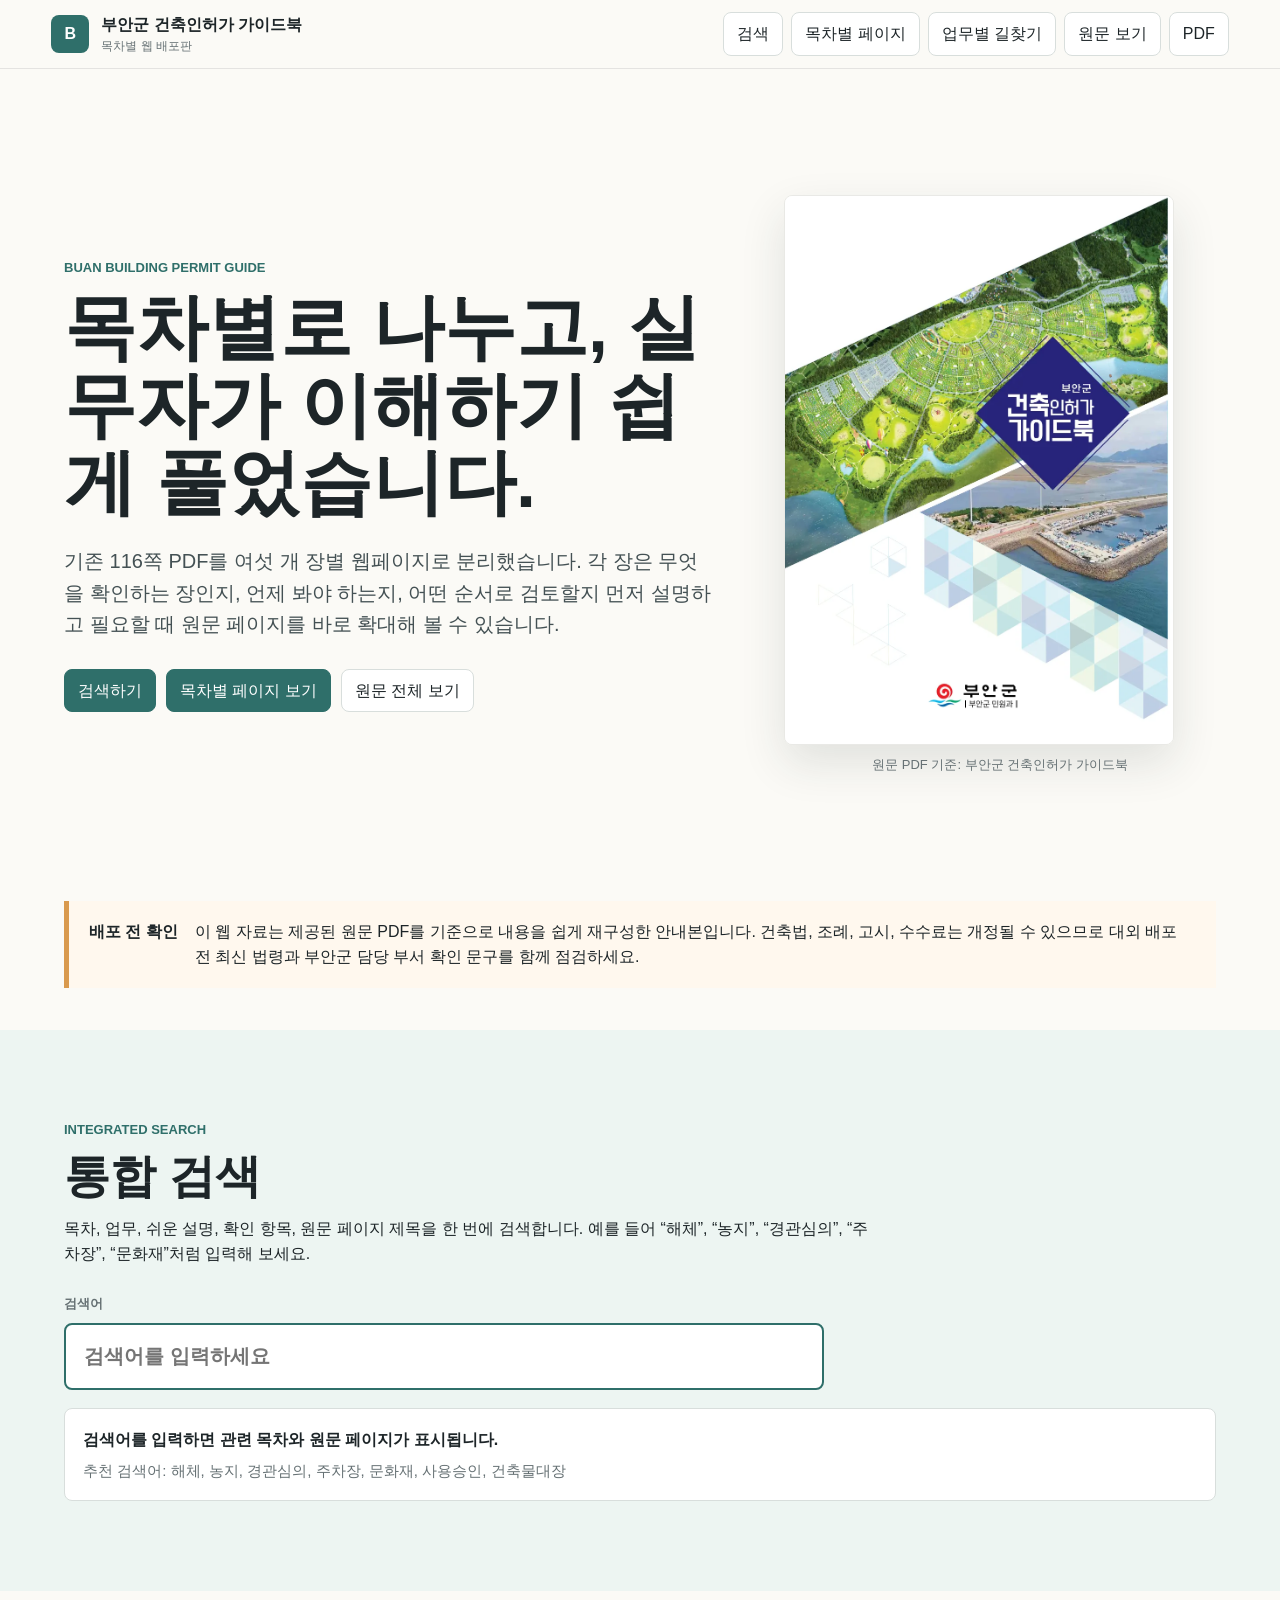
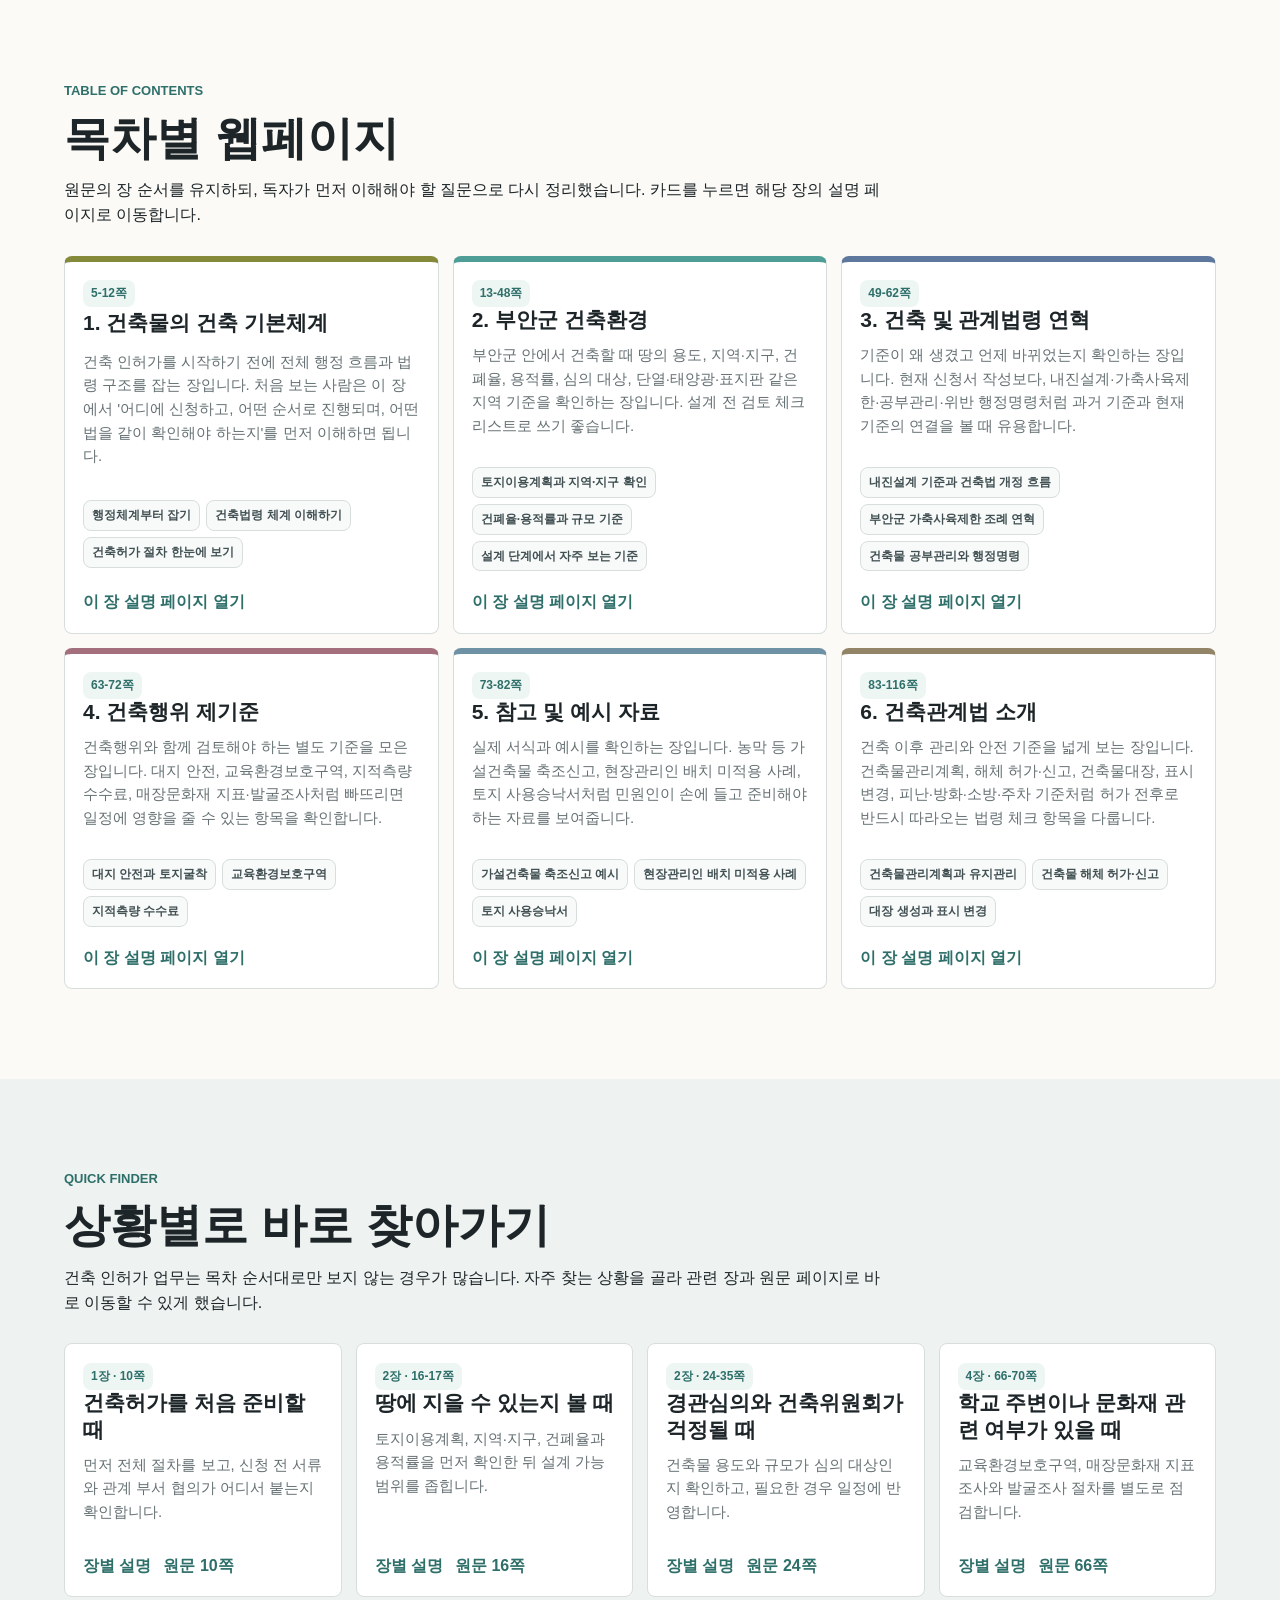
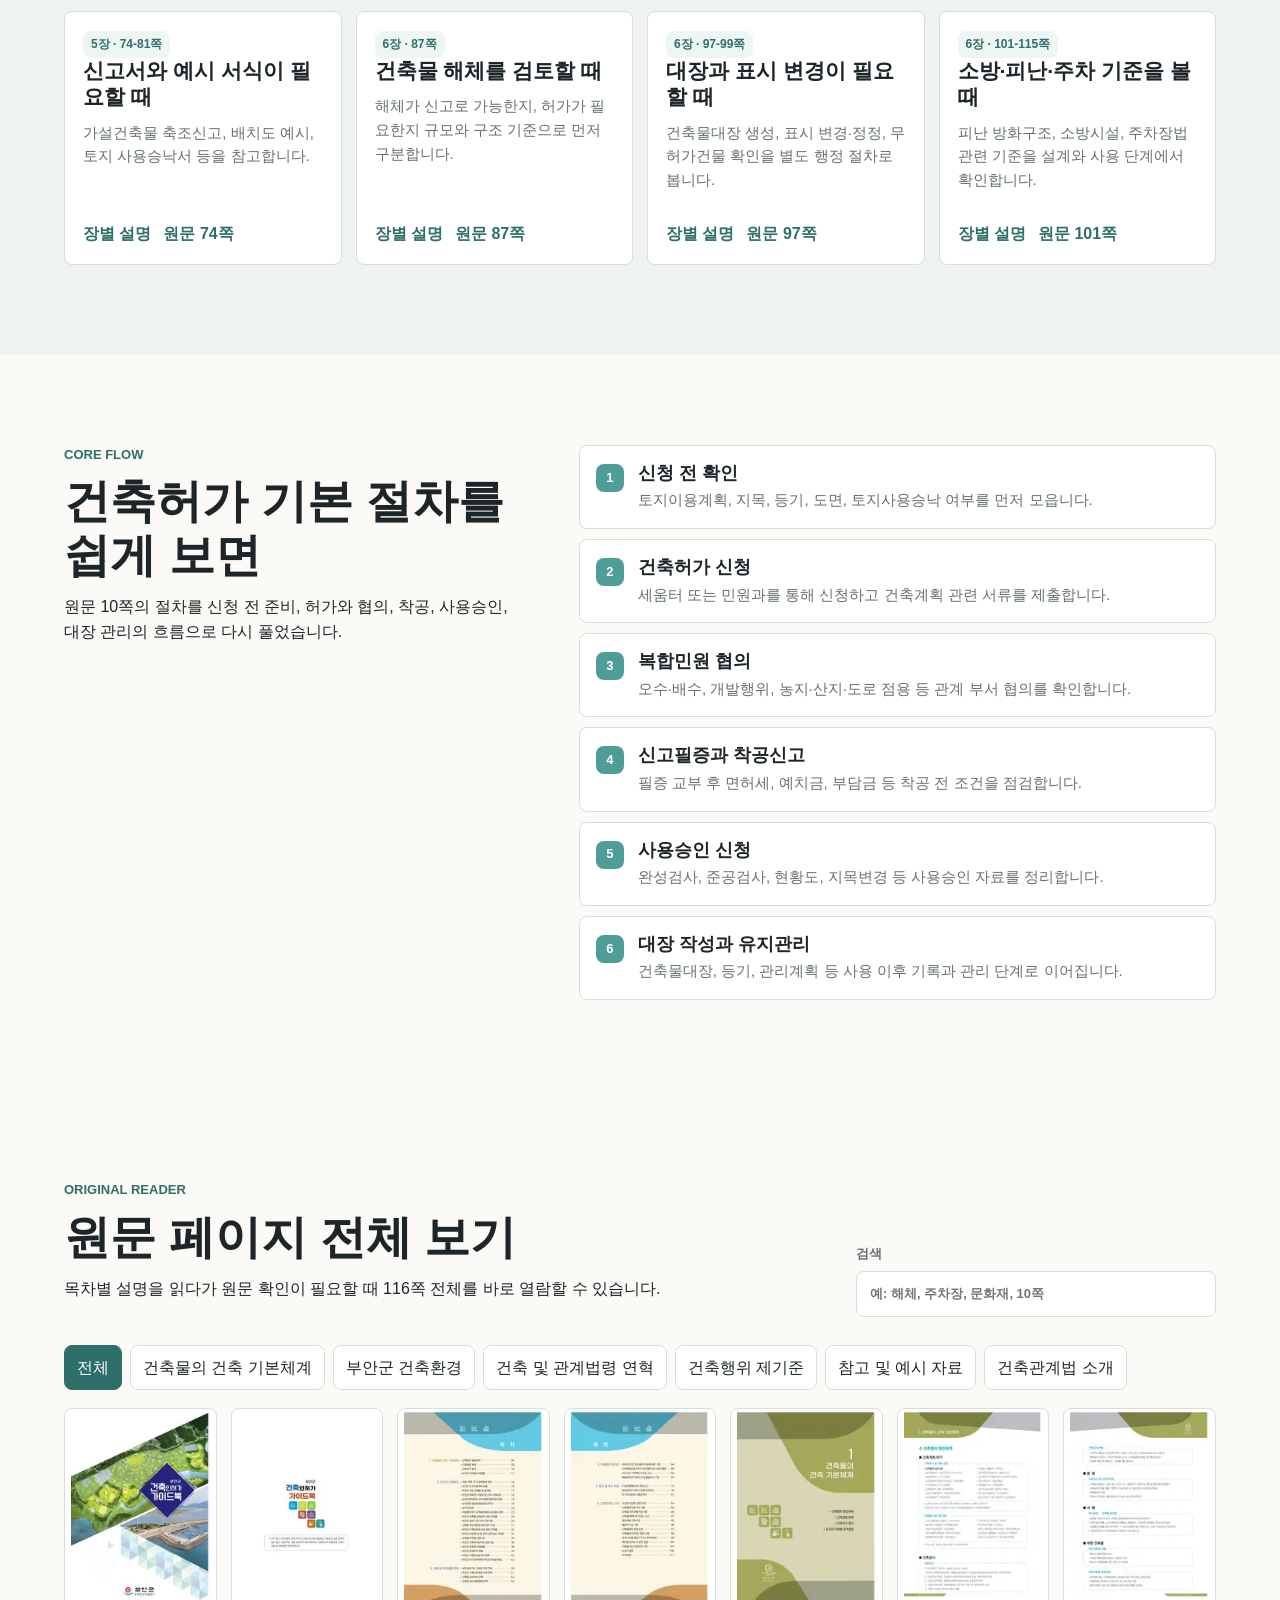
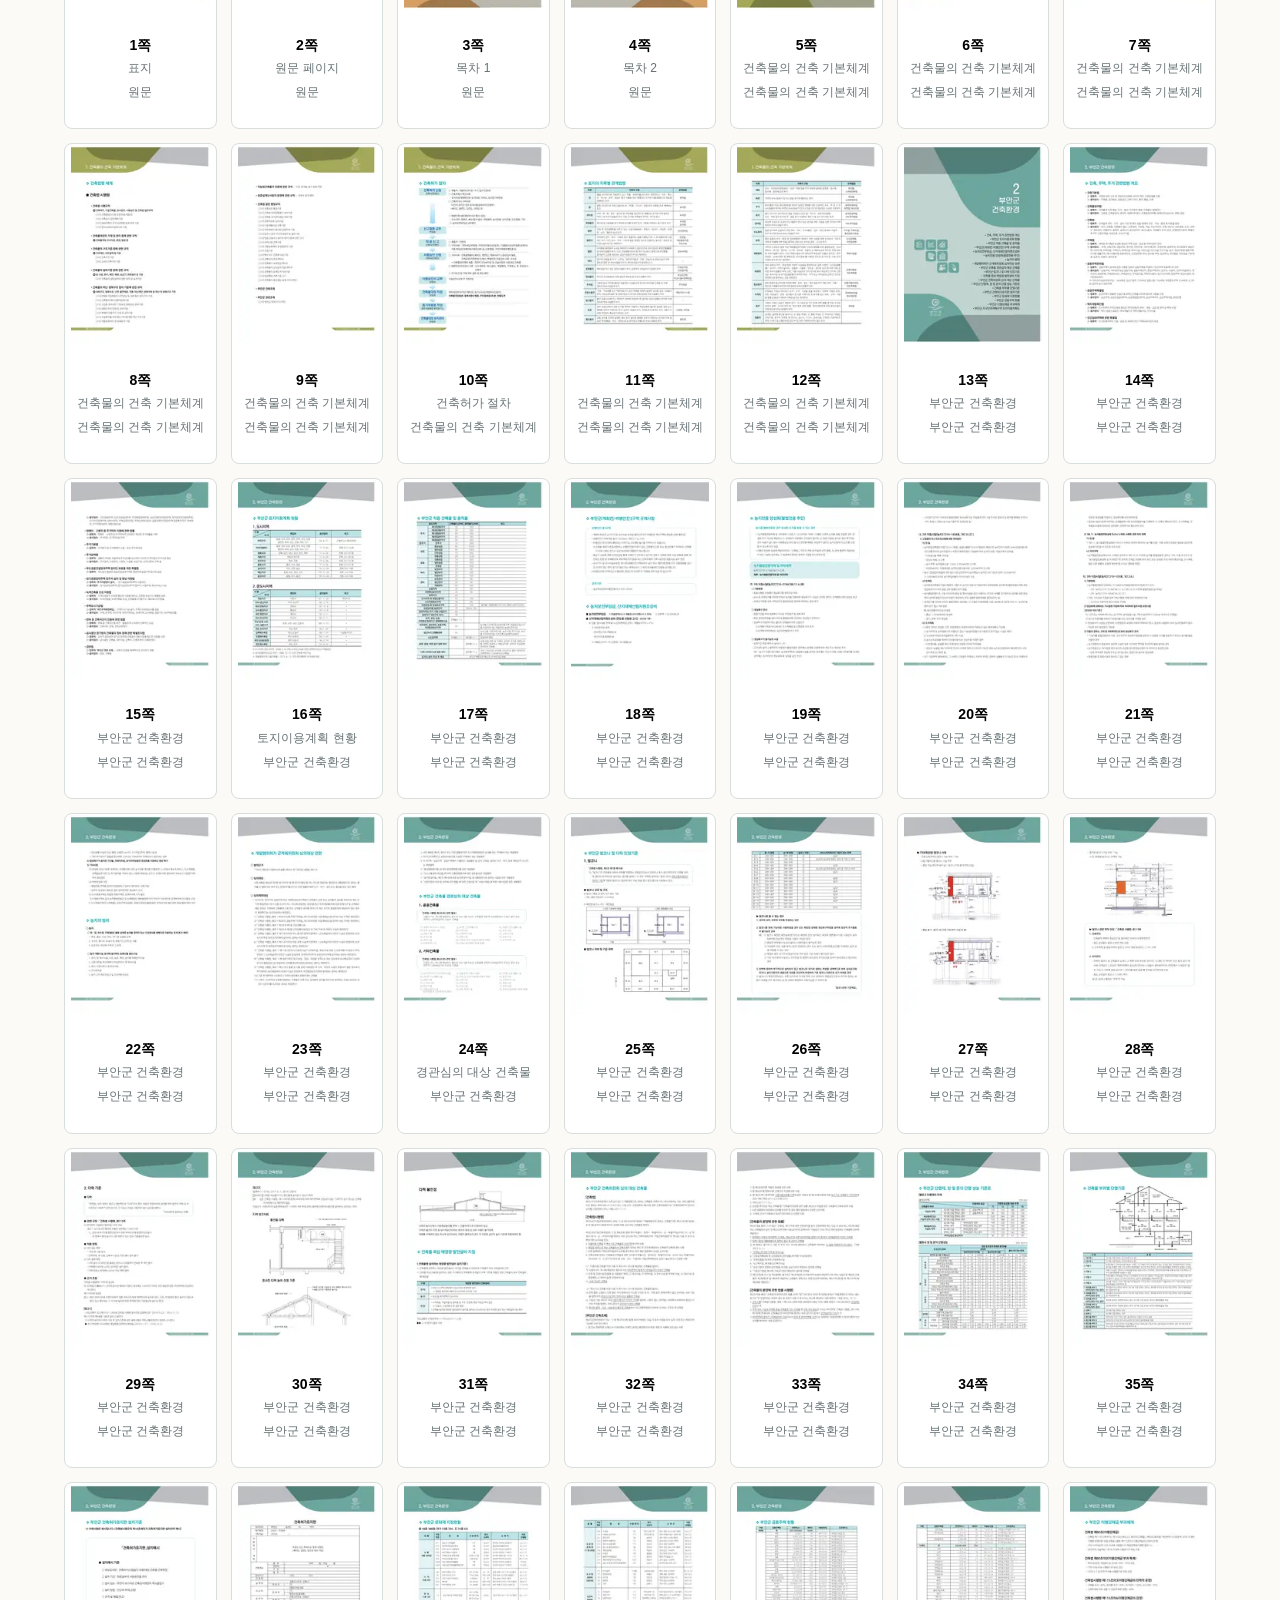
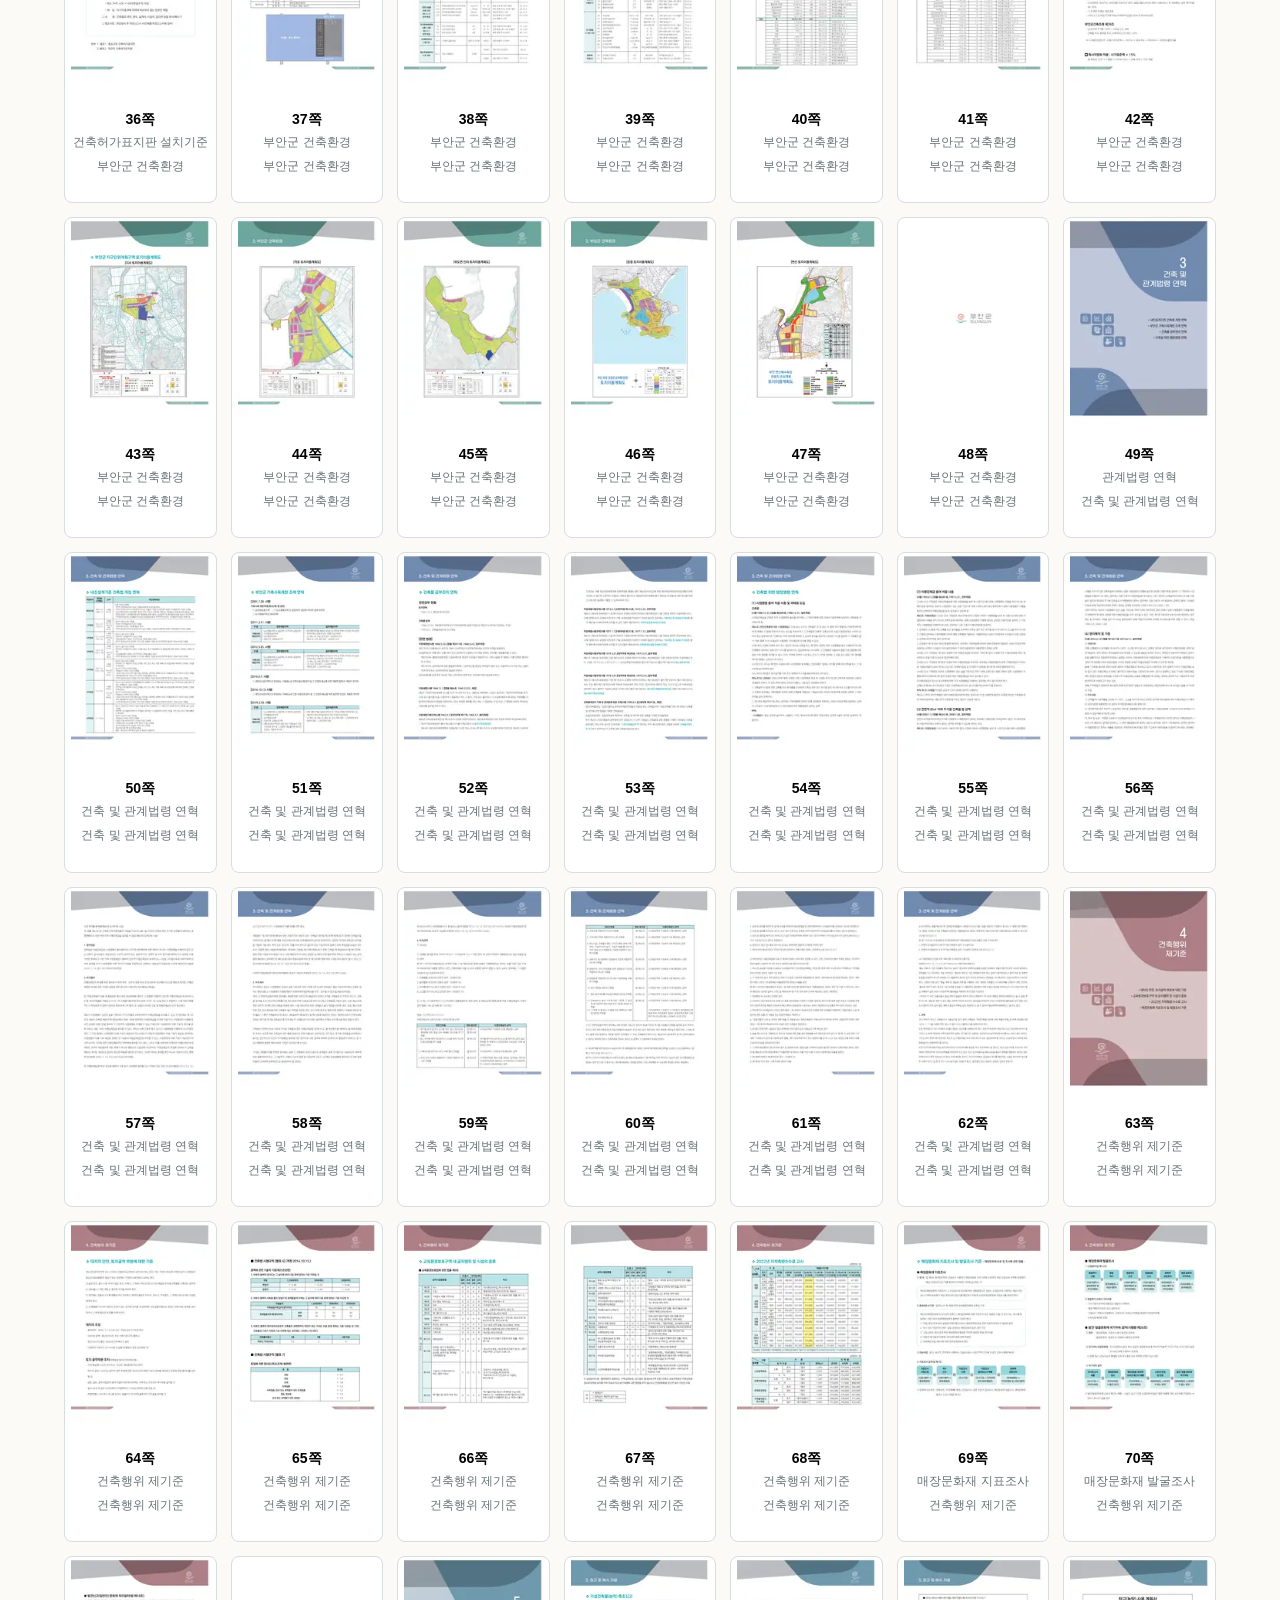
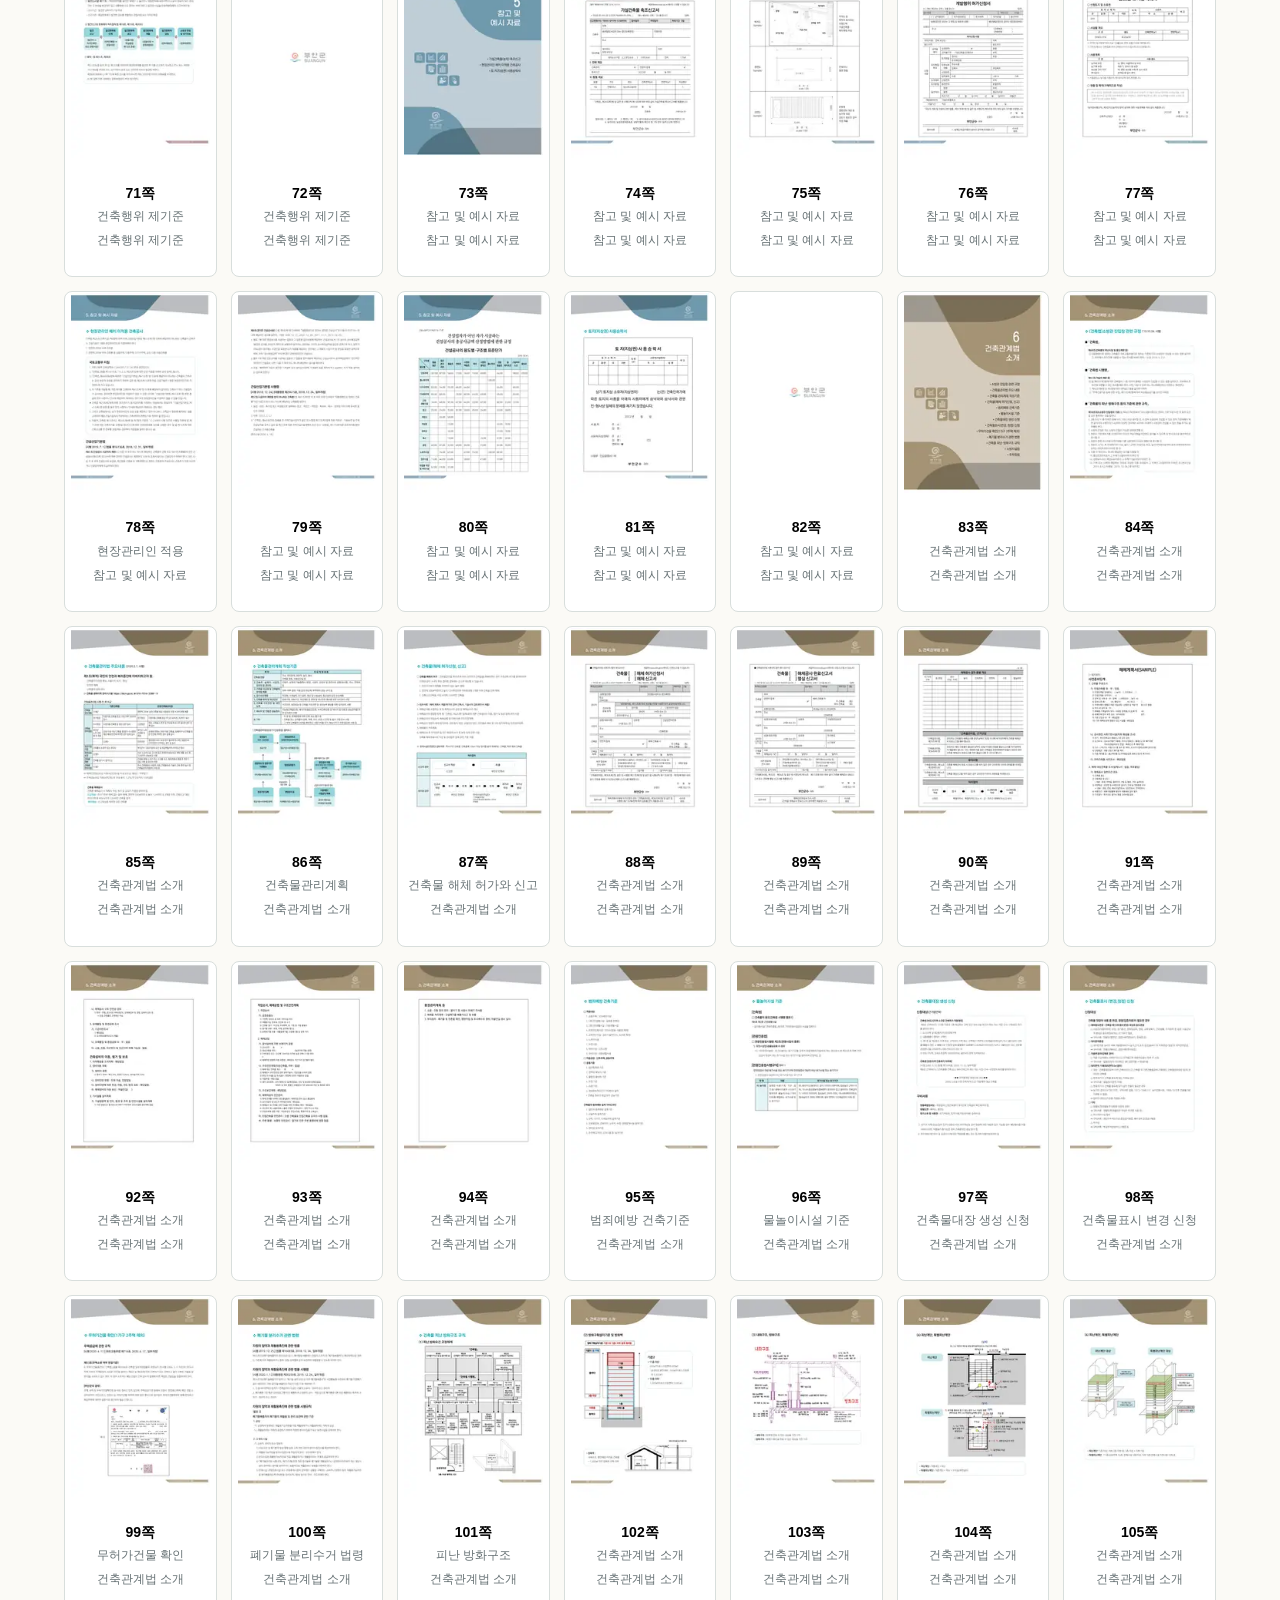
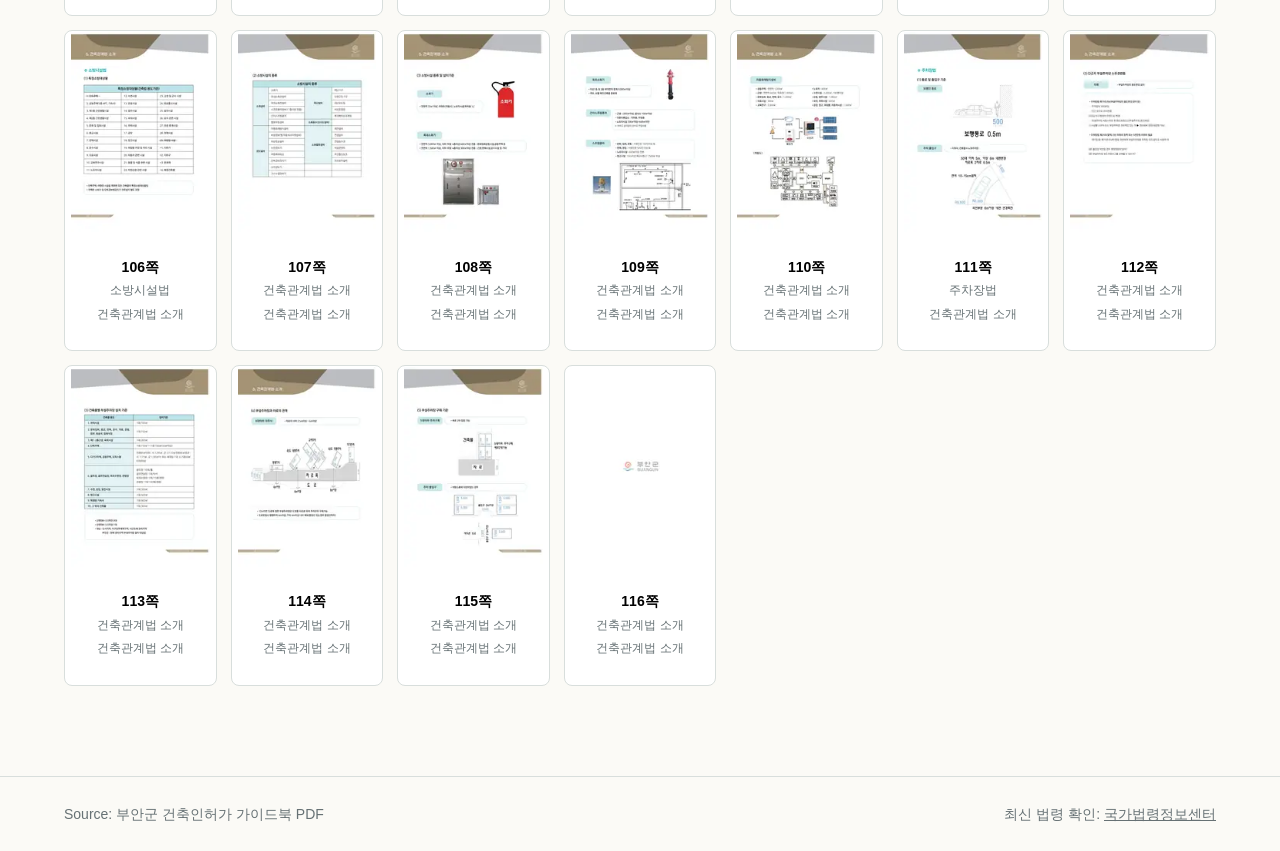
<file: index.html>
<!doctype html>
<html lang="ko">
  <head>
    <meta charset="utf-8" />
    <meta name="viewport" content="width=device-width, initial-scale=1" />
    <title>부안군 건축인허가 가이드북 | 웹 배포판</title>
    <meta
      name="description"
      content="부안군 건축인허가 가이드북을 목차별 웹페이지와 쉬운 설명으로 재구성한 배포용 사이트입니다."
    />
    <link rel="stylesheet" href="./outputs/buan-building-permit-web/styles.css" />
  </head>
  <body data-root="./outputs/buan-building-permit-web/">
    <header class="site-header">
      <a class="brand" href="./index.html" aria-label="처음으로">
        <span class="brand-mark" aria-hidden="true">B</span>
        <span>
          <strong>부안군 건축인허가 가이드북</strong>
          <small>목차별 웹 배포판</small>
        </span>
      </a>
      <nav class="top-nav" aria-label="주요 메뉴">
        <a href="#search">검색</a>
        <a href="#chapters">목차별 페이지</a>
        <a href="#guide-map">업무별 길찾기</a>
        <a href="#reader">원문 보기</a>
        <a href="./outputs/buan-building-permit-web/buan-building-permit-guidebook.pdf" download>PDF</a>
      </nav>
    </header>

    <main id="top">
      <section class="hero" aria-labelledby="hero-title">
        <div class="hero-copy">
          <p class="eyebrow">Buan Building Permit Guide</p>
          <h1 id="hero-title">목차별로 나누고, 실무자가 이해하기 쉽게 풀었습니다.</h1>
          <p>
            기존 116쪽 PDF를 여섯 개 장별 웹페이지로 분리했습니다. 각 장은 무엇을
            확인하는 장인지, 언제 봐야 하는지, 어떤 순서로 검토할지 먼저 설명하고
            필요할 때 원문 페이지를 바로 확대해 볼 수 있습니다.
          </p>
          <div class="hero-actions">
            <a class="button primary" href="#search">검색하기</a>
            <a class="button primary" href="#chapters">목차별 페이지 보기</a>
            <a class="button" href="#reader">원문 전체 보기</a>
          </div>
        </div>
        <figure class="hero-preview">
          <img
            src="./outputs/buan-building-permit-web/assets/pages/page-001.webp"
            alt="부안군 건축인허가 가이드북 표지"
          />
          <figcaption>원문 PDF 기준: 부안군 건축인허가 가이드북</figcaption>
        </figure>
      </section>

      <section class="notice" aria-label="배포 전 확인 안내">
        <strong>배포 전 확인</strong>
        <span>
          이 웹 자료는 제공된 원문 PDF를 기준으로 내용을 쉽게 재구성한 안내본입니다.
          건축법, 조례, 고시, 수수료는 개정될 수 있으므로 대외 배포 전 최신 법령과
          부안군 담당 부서 확인 문구를 함께 점검하세요.
        </span>
      </section>

      <section class="section search-section" id="search" aria-labelledby="search-title">
        <div class="section-heading">
          <p class="eyebrow">Integrated Search</p>
          <h2 id="search-title">통합 검색</h2>
          <p>
            목차, 업무, 쉬운 설명, 확인 항목, 원문 페이지 제목을 한 번에 검색합니다.
            예를 들어 “해체”, “농지”, “경관심의”, “주차장”, “문화재”처럼 입력해 보세요.
          </p>
        </div>
        <label class="global-search">
          <span>검색어</span>
          <input id="globalSearch" type="search" placeholder="검색어를 입력하세요" />
        </label>
        <div class="search-results" id="globalSearchResults" aria-live="polite"></div>
      </section>

      <section class="section" id="chapters" aria-labelledby="chapters-title">
        <div class="section-heading">
          <p class="eyebrow">Table Of Contents</p>
          <h2 id="chapters-title">목차별 웹페이지</h2>
          <p>
            원문의 장 순서를 유지하되, 독자가 먼저 이해해야 할 질문으로 다시
            정리했습니다. 카드를 누르면 해당 장의 설명 페이지로 이동합니다.
          </p>
        </div>
        <div class="chapter-list chapter-list-large" id="chapterList"></div>
      </section>

      <section class="section muted" id="guide-map" aria-labelledby="guide-map-title">
        <div class="section-heading">
          <p class="eyebrow">Quick Finder</p>
          <h2 id="guide-map-title">상황별로 바로 찾아가기</h2>
          <p>
            건축 인허가 업무는 목차 순서대로만 보지 않는 경우가 많습니다. 자주 찾는
            상황을 골라 관련 장과 원문 페이지로 바로 이동할 수 있게 했습니다.
          </p>
        </div>
        <div class="task-grid" id="taskGrid"></div>
      </section>

      <section class="section split" id="process" aria-labelledby="process-title">
        <div class="section-heading">
          <p class="eyebrow">Core Flow</p>
          <h2 id="process-title">건축허가 기본 절차를 쉽게 보면</h2>
          <p>
            원문 10쪽의 절차를 신청 전 준비, 허가와 협의, 착공, 사용승인, 대장
            관리의 흐름으로 다시 풀었습니다.
          </p>
        </div>
        <div class="flow" id="permitFlow"></div>
      </section>

      <section class="section" id="reader" aria-labelledby="reader-title">
        <div class="section-heading reader-heading">
          <div>
            <p class="eyebrow">Original Reader</p>
            <h2 id="reader-title">원문 페이지 전체 보기</h2>
            <p>목차별 설명을 읽다가 원문 확인이 필요할 때 116쪽 전체를 바로 열람할 수 있습니다.</p>
          </div>
          <label class="search">
            <span>검색</span>
            <input id="pageSearch" type="search" placeholder="예: 해체, 주차장, 문화재, 10쪽" />
          </label>
        </div>
        <div class="reader-tools" id="readerTools" aria-label="장별 필터"></div>
        <div class="page-grid" id="pageGrid"></div>
      </section>
    </main>

    <aside class="page-modal" id="pageModal" aria-hidden="true" aria-label="원문 페이지 확대 보기">
      <div class="modal-bar">
        <button class="icon-button" id="modalClose" type="button" aria-label="닫기">×</button>
        <strong id="modalTitle">원문 페이지</strong>
        <div class="modal-controls">
          <button class="button small" id="modalPrev" type="button">이전</button>
          <button class="button small" id="modalNext" type="button">다음</button>
        </div>
      </div>
      <img id="modalImage" alt="" />
    </aside>

    <footer class="site-footer">
      <p>Source: 부안군 건축인허가 가이드북 PDF</p>
      <p>
        최신 법령 확인:
        <a href="https://www.law.go.kr/" rel="noreferrer">국가법령정보센터</a>
      </p>
    </footer>

    <script src="./outputs/buan-building-permit-web/site-data.js"></script>
    <script src="./outputs/buan-building-permit-web/explain-extra.js"></script>
    <script src="./outputs/buan-building-permit-web/app.js"></script>
  </body>
</html>
</file>
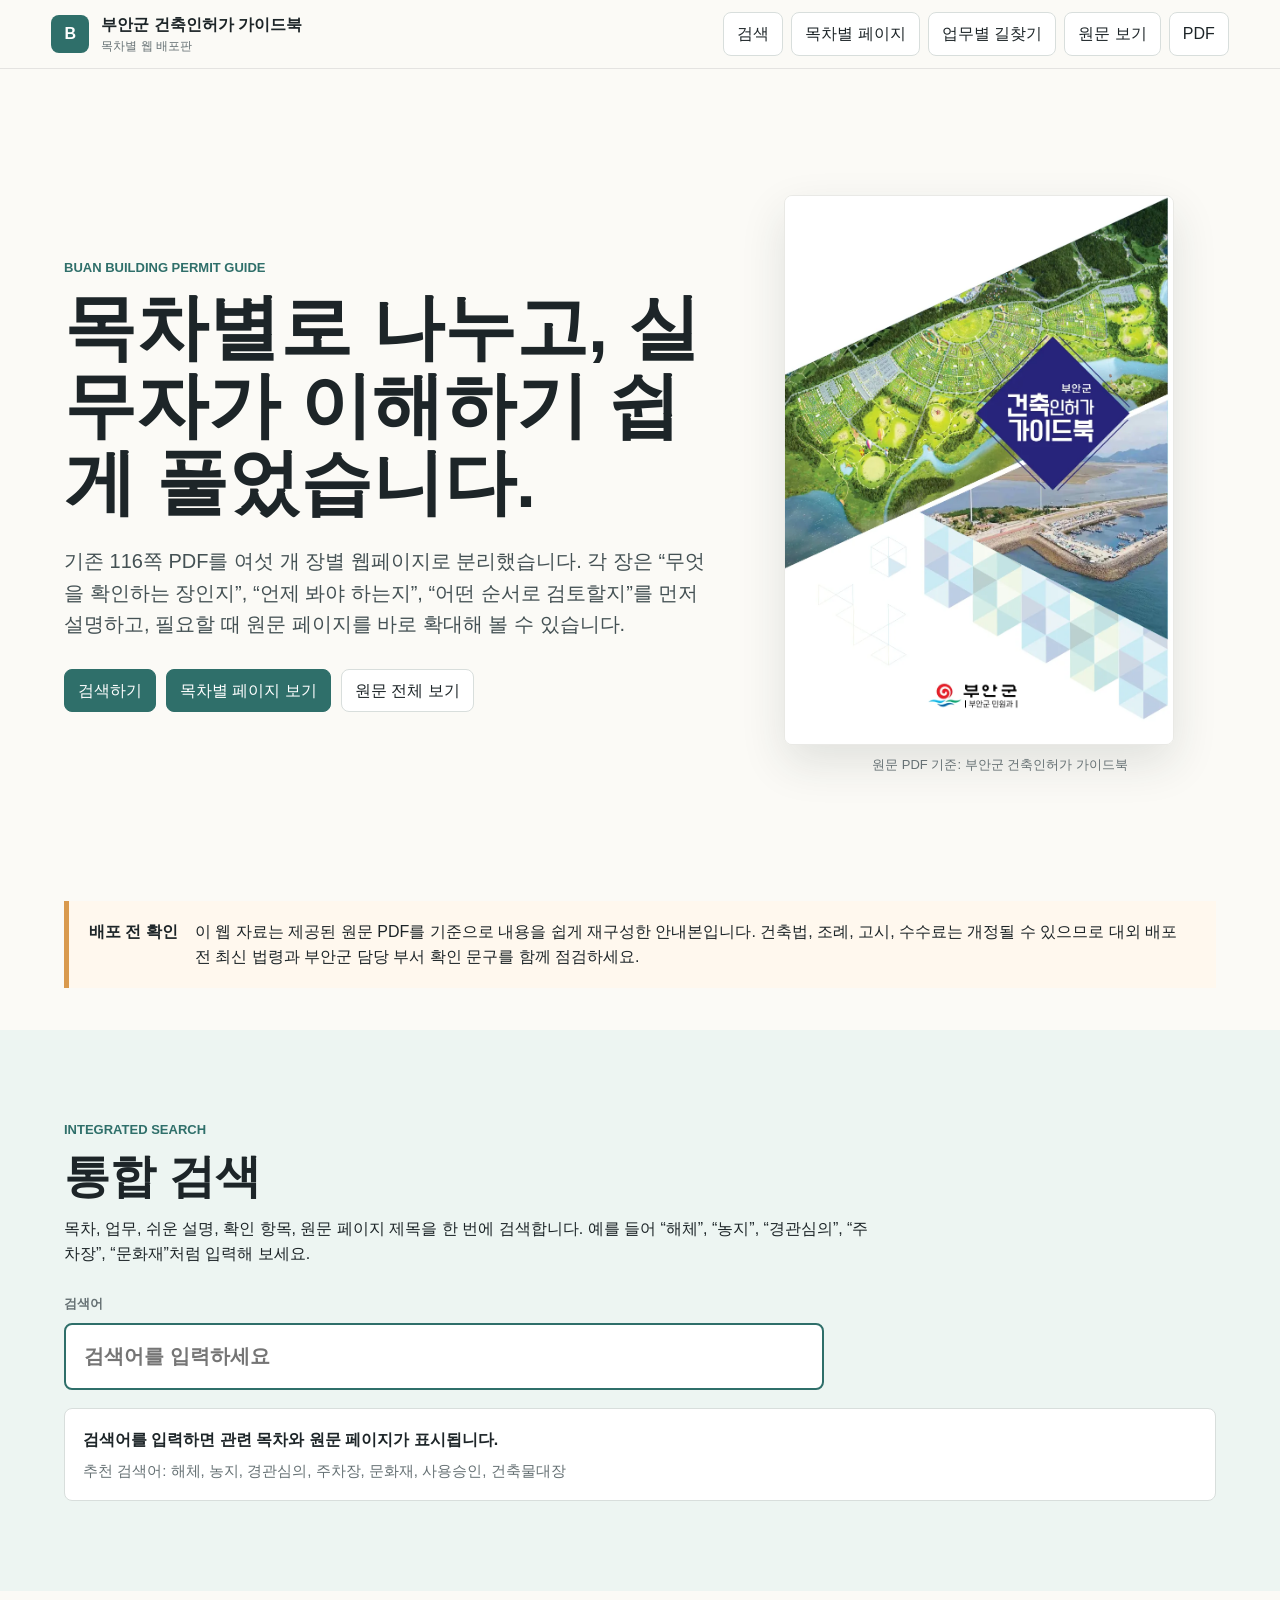
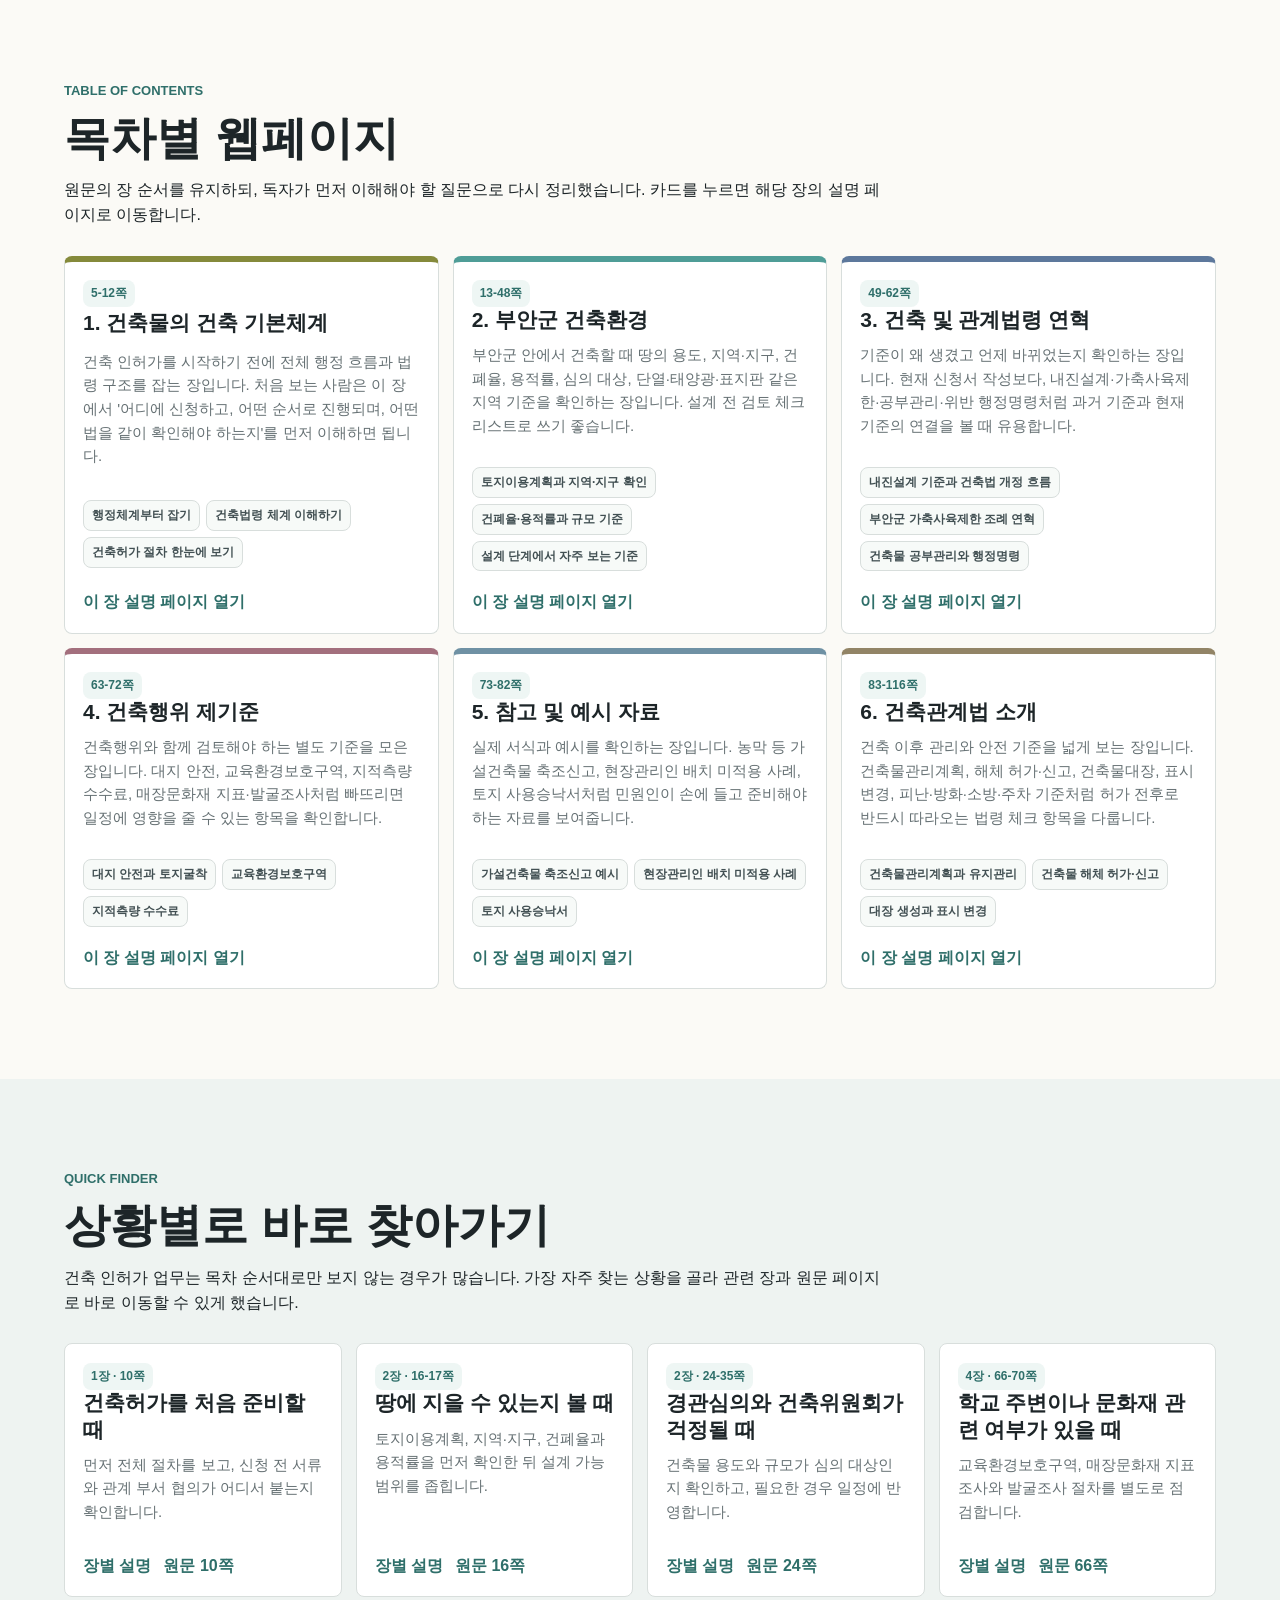
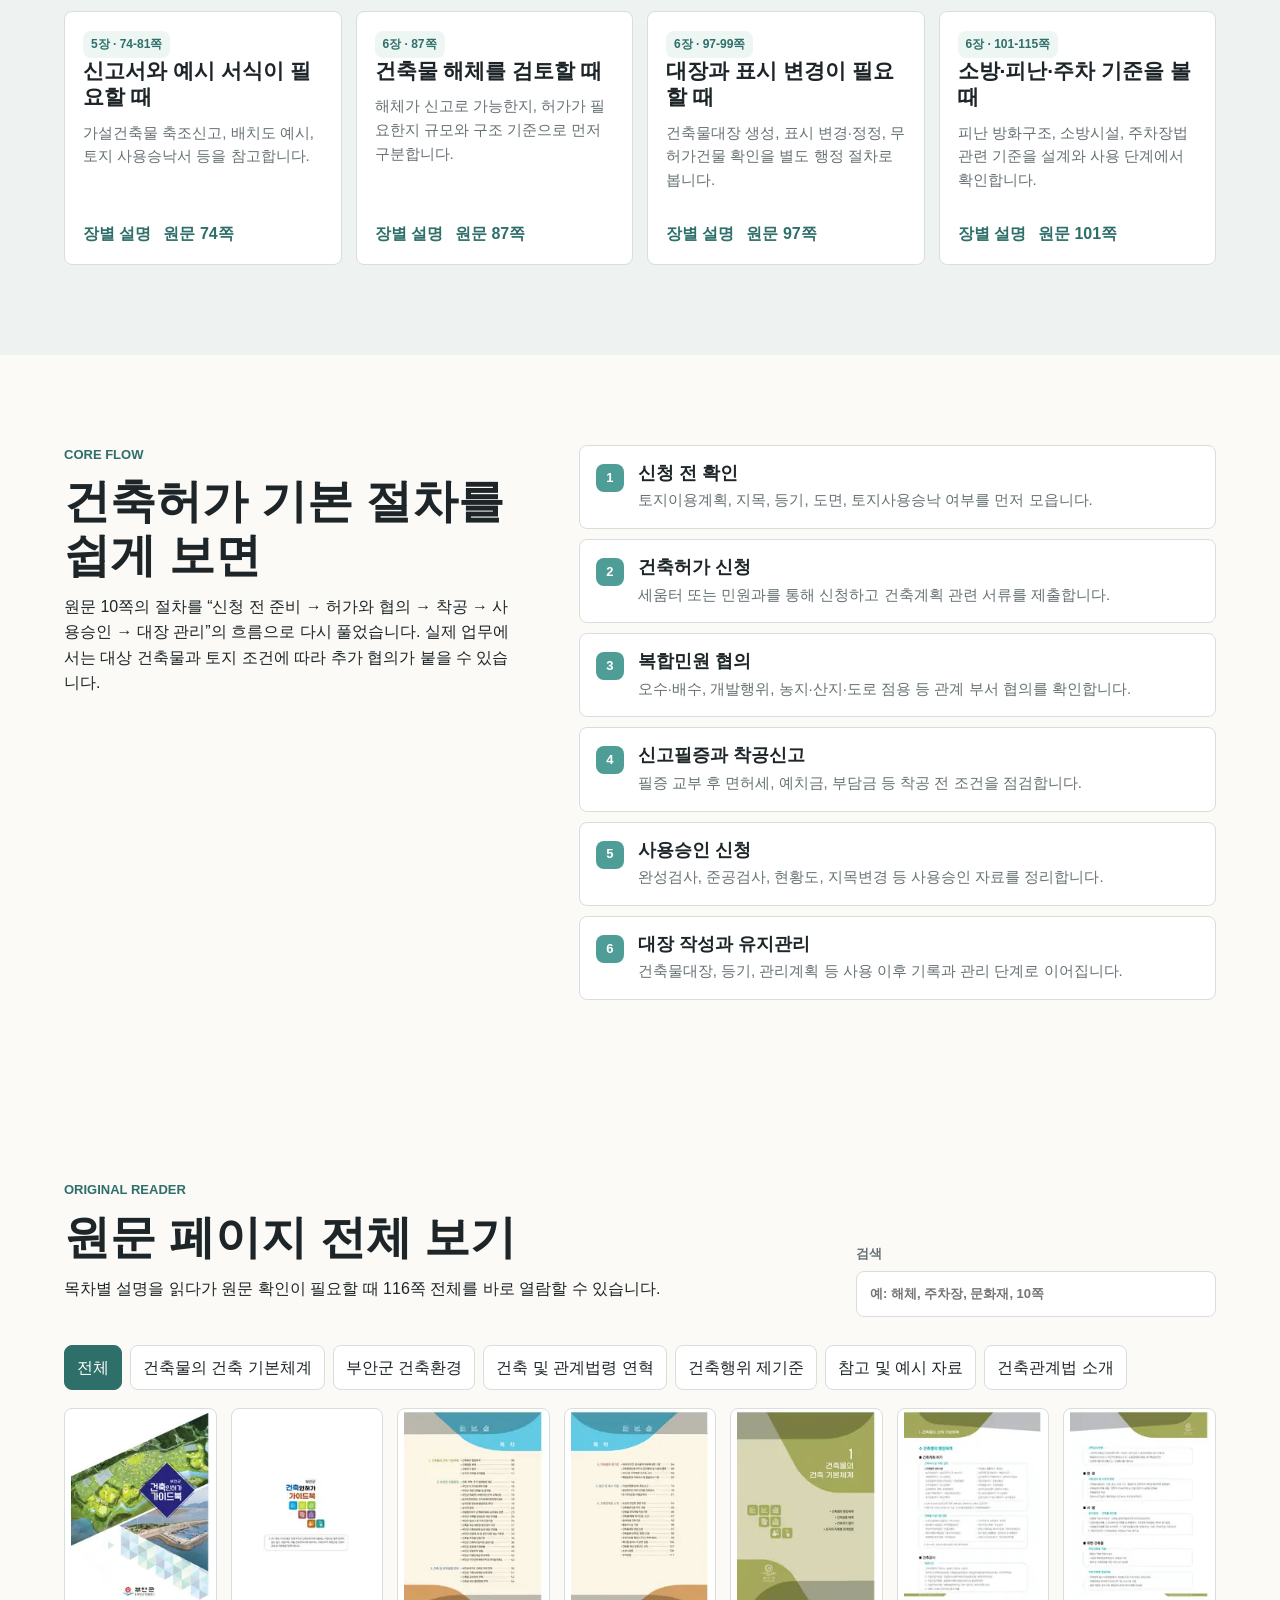
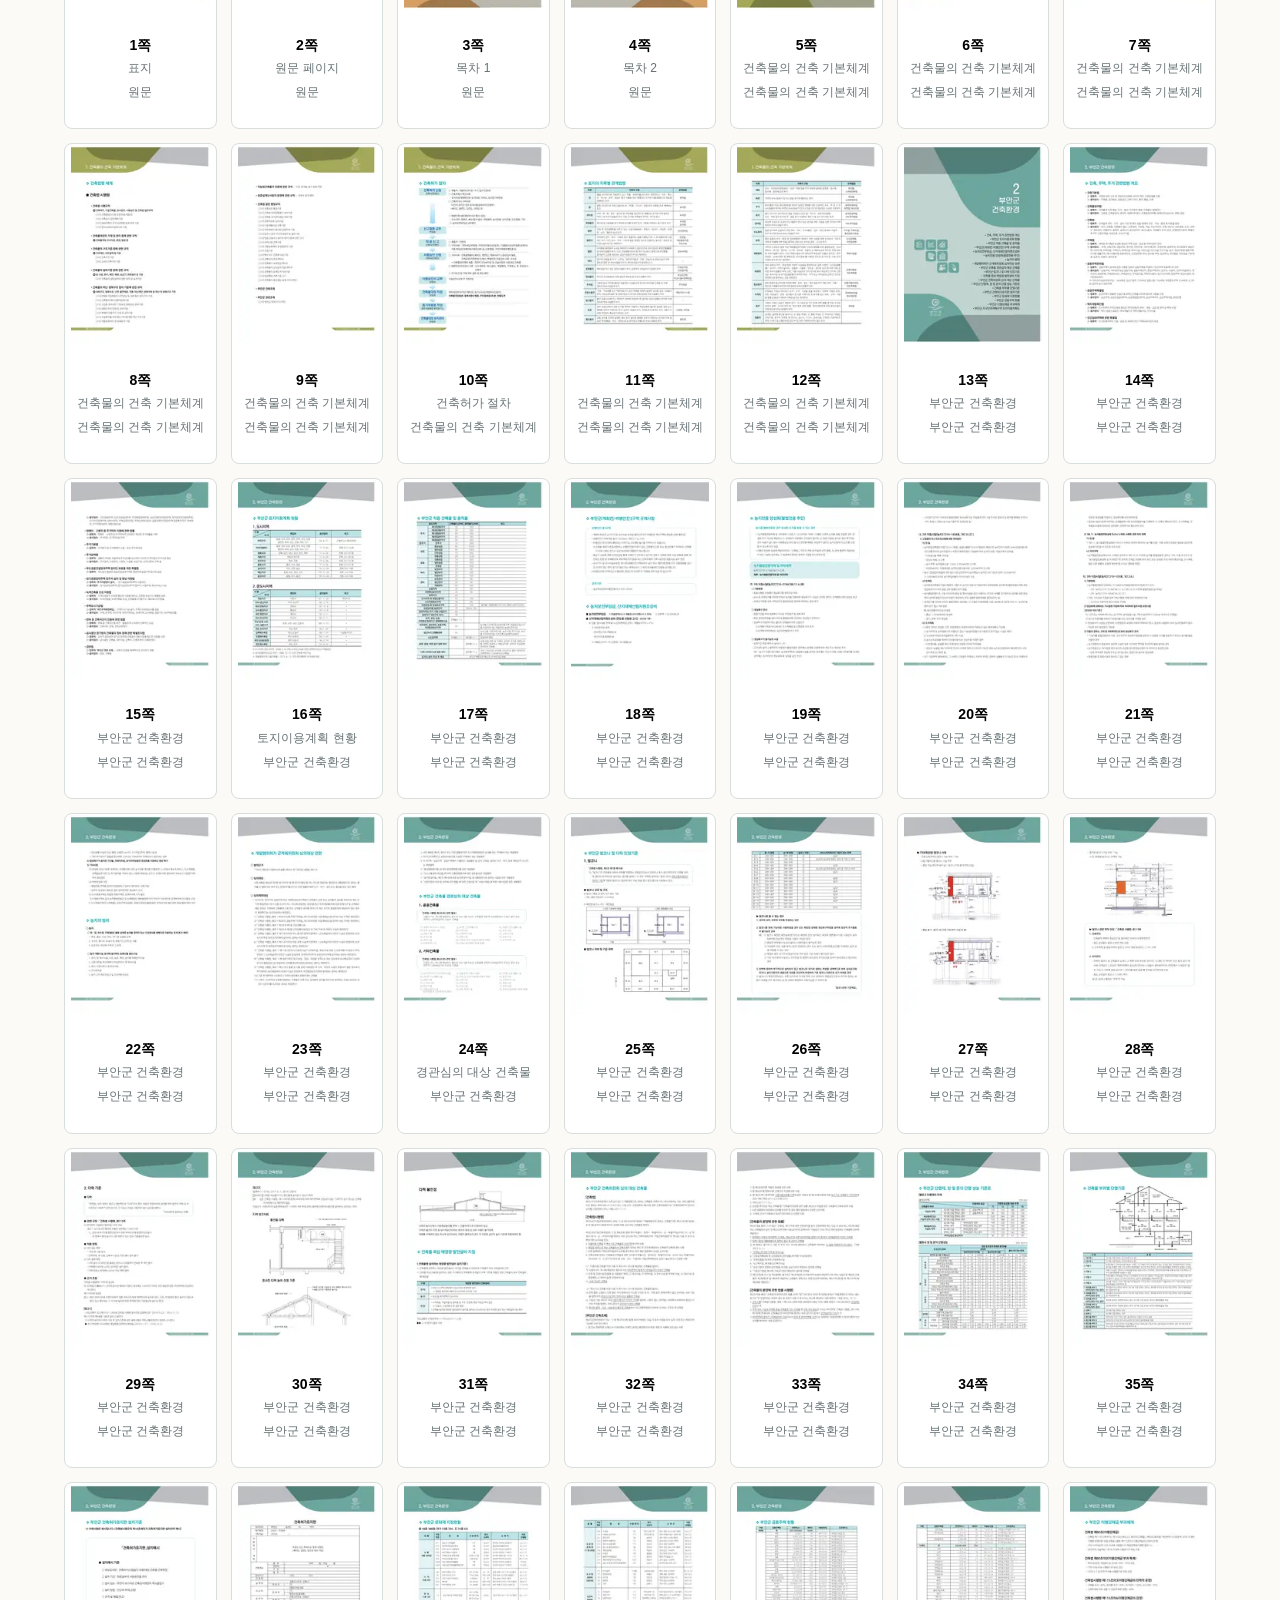
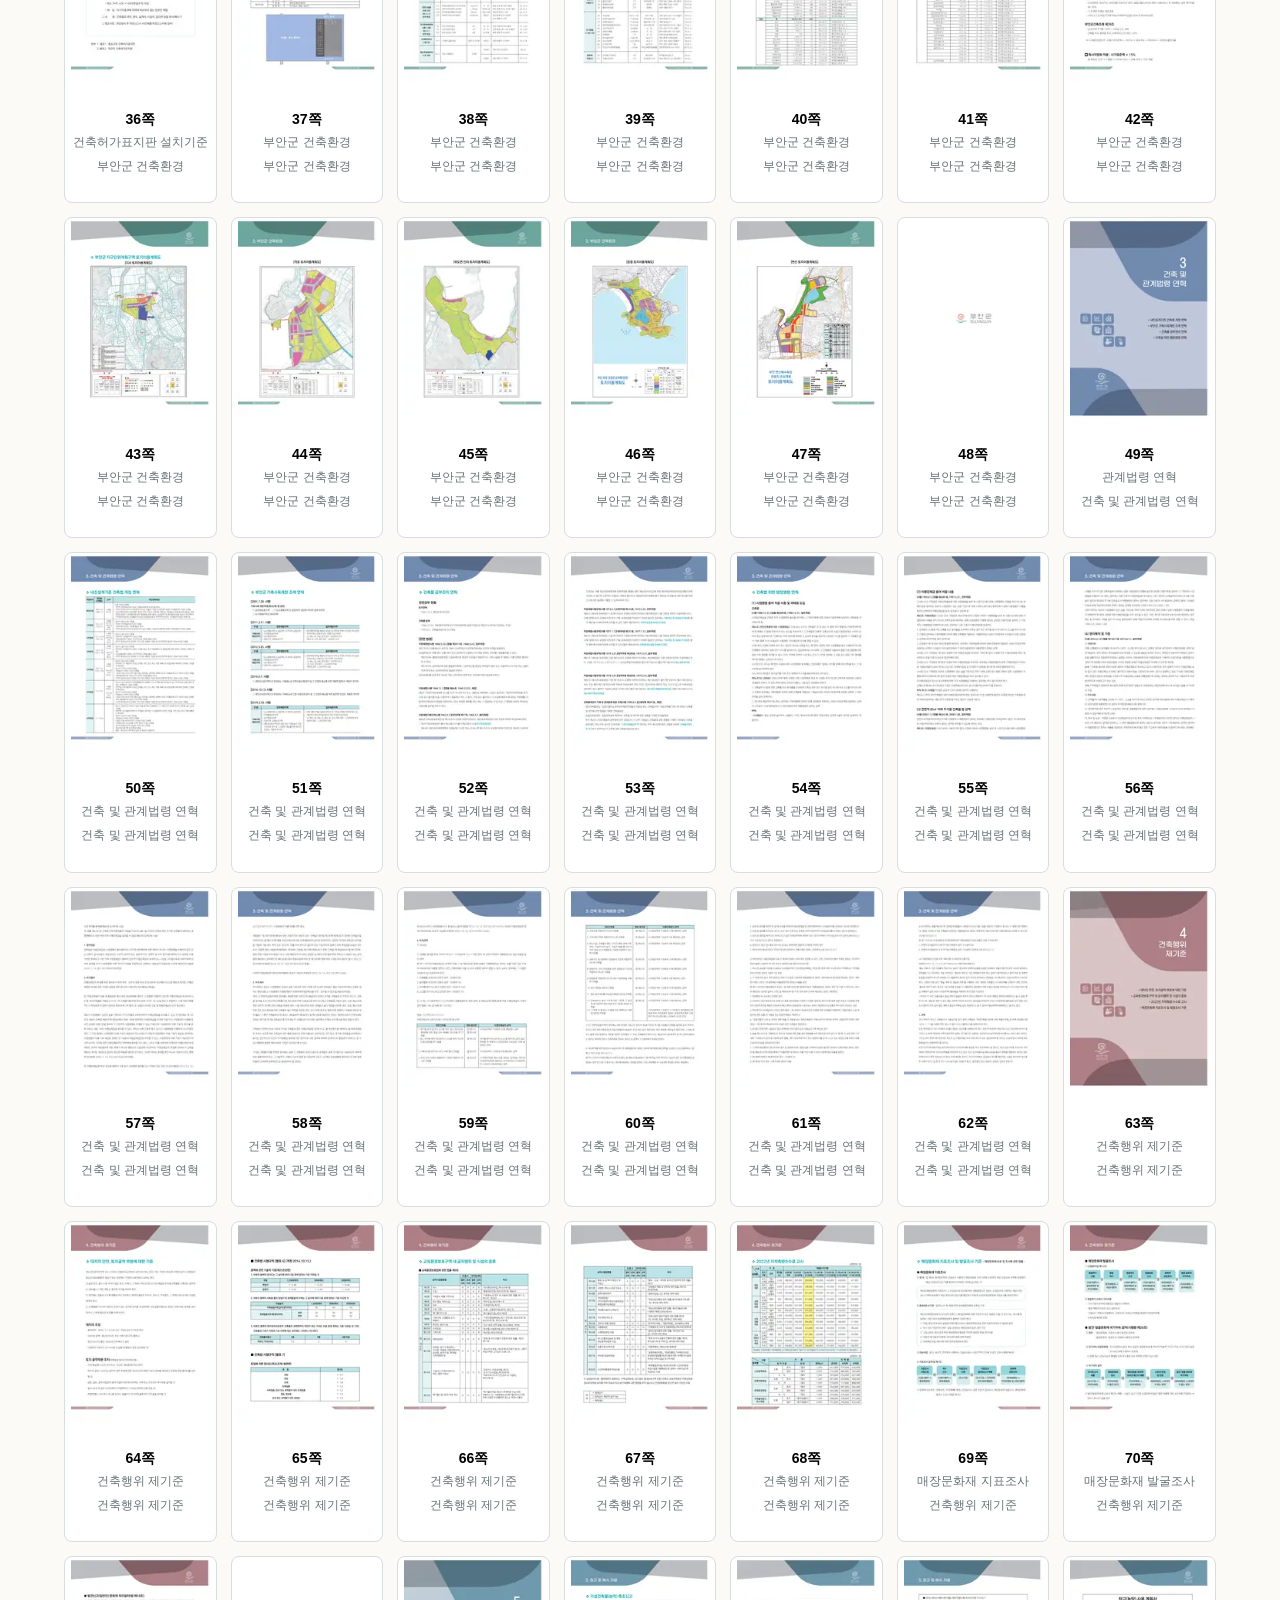
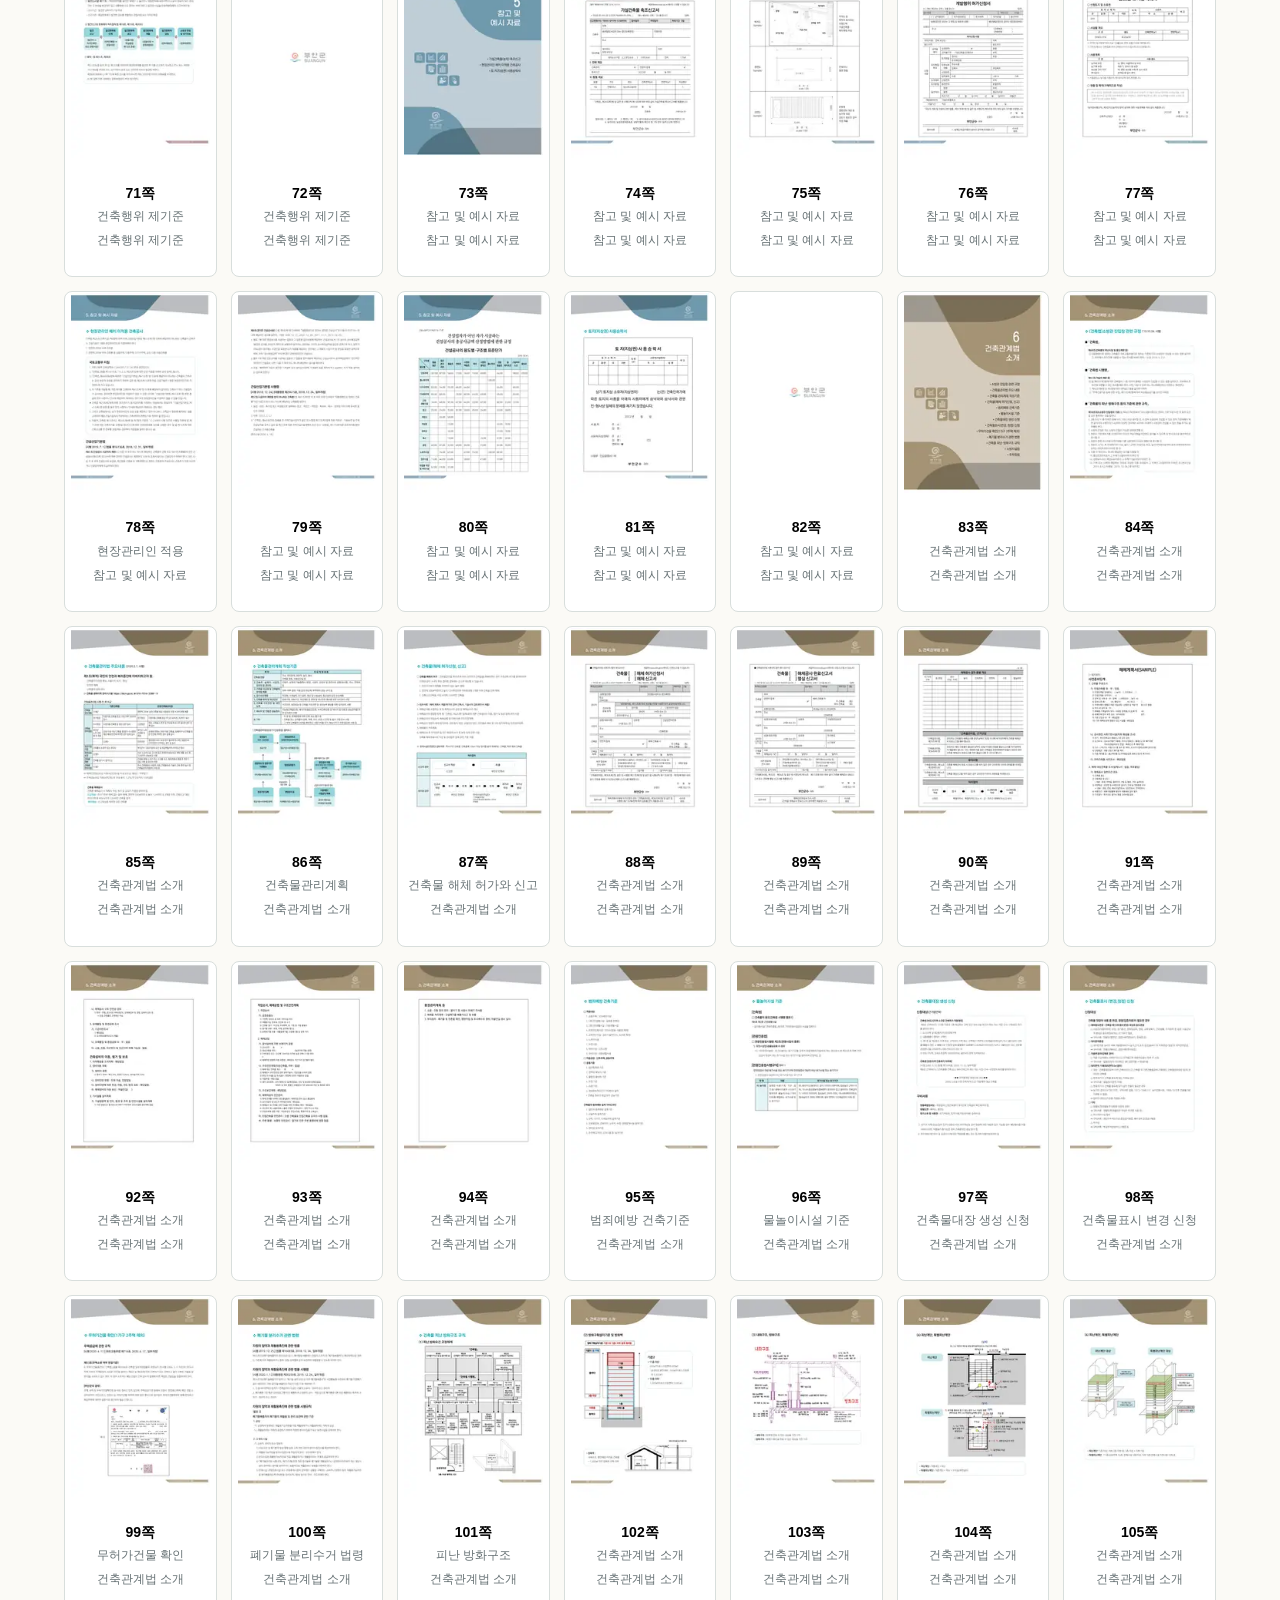
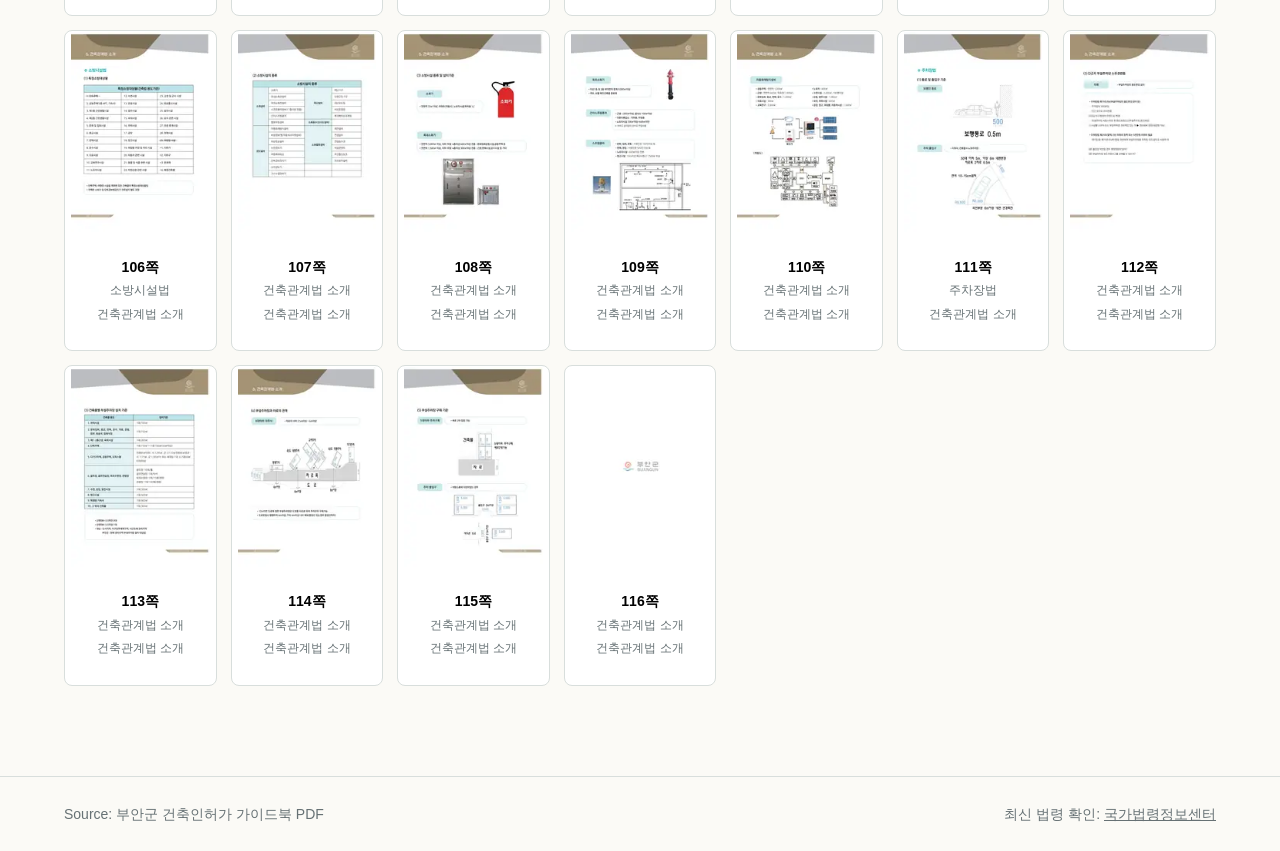
<file: outputs/buan-building-permit-web/index.html>
<!doctype html>
<html lang="ko">
  <head>
    <meta charset="utf-8" />
    <meta name="viewport" content="width=device-width, initial-scale=1" />
    <title>부안군 건축인허가 가이드북 | 웹 배포판</title>
    <meta
      name="description"
      content="부안군 건축인허가 가이드북을 목차별 웹페이지와 쉬운 설명으로 재구성한 배포용 사이트입니다."
    />
    <link rel="stylesheet" href="./styles.css" />
  </head>
  <body data-root="./">
    <header class="site-header">
      <a class="brand" href="./index.html" aria-label="처음으로">
        <span class="brand-mark" aria-hidden="true">B</span>
        <span>
          <strong>부안군 건축인허가 가이드북</strong>
          <small>목차별 웹 배포판</small>
        </span>
      </a>
      <nav class="top-nav" aria-label="주요 메뉴">
        <a href="#search">검색</a>
        <a href="#chapters">목차별 페이지</a>
        <a href="#guide-map">업무별 길찾기</a>
        <a href="#reader">원문 보기</a>
        <a href="./buan-building-permit-guidebook.pdf" download>PDF</a>
      </nav>
    </header>

    <main id="top">
      <section class="hero" aria-labelledby="hero-title">
        <div class="hero-copy">
          <p class="eyebrow">Buan Building Permit Guide</p>
          <h1 id="hero-title">목차별로 나누고, 실무자가 이해하기 쉽게 풀었습니다.</h1>
          <p>
            기존 116쪽 PDF를 여섯 개 장별 웹페이지로 분리했습니다. 각 장은
            “무엇을 확인하는 장인지”, “언제 봐야 하는지”, “어떤 순서로 검토할지”를
            먼저 설명하고, 필요할 때 원문 페이지를 바로 확대해 볼 수 있습니다.
          </p>
          <div class="hero-actions">
            <a class="button primary" href="#search">검색하기</a>
            <a class="button primary" href="#chapters">목차별 페이지 보기</a>
            <a class="button" href="#reader">원문 전체 보기</a>
          </div>
        </div>
        <figure class="hero-preview">
          <img src="./assets/pages/page-001.webp" alt="부안군 건축인허가 가이드북 표지" />
          <figcaption>원문 PDF 기준: 부안군 건축인허가 가이드북</figcaption>
        </figure>
      </section>

      <section class="notice" aria-label="배포 전 확인 안내">
        <strong>배포 전 확인</strong>
        <span>
          이 웹 자료는 제공된 원문 PDF를 기준으로 내용을 쉽게 재구성한 안내본입니다.
          건축법, 조례, 고시, 수수료는 개정될 수 있으므로 대외 배포 전 최신 법령과
          부안군 담당 부서 확인 문구를 함께 점검하세요.
        </span>
      </section>

      <section class="section search-section" id="search" aria-labelledby="search-title">
        <div class="section-heading">
          <p class="eyebrow">Integrated Search</p>
          <h2 id="search-title">통합 검색</h2>
          <p>
            목차, 업무, 쉬운 설명, 확인 항목, 원문 페이지 제목을 한 번에 검색합니다.
            예를 들어 “해체”, “농지”, “경관심의”, “주차장”, “문화재”처럼 입력해 보세요.
          </p>
        </div>
        <label class="global-search">
          <span>검색어</span>
          <input id="globalSearch" type="search" placeholder="검색어를 입력하세요" />
        </label>
        <div class="search-results" id="globalSearchResults" aria-live="polite"></div>
      </section>

      <section class="section" id="chapters" aria-labelledby="chapters-title">
        <div class="section-heading">
          <p class="eyebrow">Table Of Contents</p>
          <h2 id="chapters-title">목차별 웹페이지</h2>
          <p>
            원문의 장 순서를 유지하되, 독자가 먼저 이해해야 할 질문으로 다시
            정리했습니다. 카드를 누르면 해당 장의 설명 페이지로 이동합니다.
          </p>
        </div>
        <div class="chapter-list chapter-list-large" id="chapterList"></div>
      </section>

      <section class="section muted" id="guide-map" aria-labelledby="guide-map-title">
        <div class="section-heading">
          <p class="eyebrow">Quick Finder</p>
          <h2 id="guide-map-title">상황별로 바로 찾아가기</h2>
          <p>
            건축 인허가 업무는 목차 순서대로만 보지 않는 경우가 많습니다. 가장 자주
            찾는 상황을 골라 관련 장과 원문 페이지로 바로 이동할 수 있게 했습니다.
          </p>
        </div>
        <div class="task-grid" id="taskGrid"></div>
      </section>

      <section class="section split" id="process" aria-labelledby="process-title">
        <div class="section-heading">
          <p class="eyebrow">Core Flow</p>
          <h2 id="process-title">건축허가 기본 절차를 쉽게 보면</h2>
          <p>
            원문 10쪽의 절차를 “신청 전 준비 → 허가와 협의 → 착공 → 사용승인 →
            대장 관리”의 흐름으로 다시 풀었습니다. 실제 업무에서는 대상 건축물과
            토지 조건에 따라 추가 협의가 붙을 수 있습니다.
          </p>
        </div>
        <div class="flow" id="permitFlow"></div>
      </section>

      <section class="section" id="reader" aria-labelledby="reader-title">
        <div class="section-heading reader-heading">
          <div>
            <p class="eyebrow">Original Reader</p>
            <h2 id="reader-title">원문 페이지 전체 보기</h2>
            <p>목차별 설명을 읽다가 원문 확인이 필요할 때 116쪽 전체를 바로 열람할 수 있습니다.</p>
          </div>
          <label class="search">
            <span>검색</span>
            <input id="pageSearch" type="search" placeholder="예: 해체, 주차장, 문화재, 10쪽" />
          </label>
        </div>
        <div class="reader-tools" id="readerTools" aria-label="장별 필터"></div>
        <div class="page-grid" id="pageGrid"></div>
      </section>
    </main>

    <aside class="page-modal" id="pageModal" aria-hidden="true" aria-label="원문 페이지 확대 보기">
      <div class="modal-bar">
        <button class="icon-button" id="modalClose" type="button" aria-label="닫기">×</button>
        <strong id="modalTitle">원문 페이지</strong>
        <div class="modal-controls">
          <button class="button small" id="modalPrev" type="button">이전</button>
          <button class="button small" id="modalNext" type="button">다음</button>
        </div>
      </div>
      <img id="modalImage" alt="" />
    </aside>

    <footer class="site-footer">
      <p>Source: 부안군 건축인허가 가이드북 PDF</p>
      <p>
        최신 법령 확인:
        <a href="https://www.law.go.kr/" rel="noreferrer">국가법령정보센터</a>
      </p>
    </footer>

    <script src="./site-data.js"></script>
    <script src="./explain-extra.js"></script>
    <script src="./app.js"></script>
  </body>
</html>
</file>
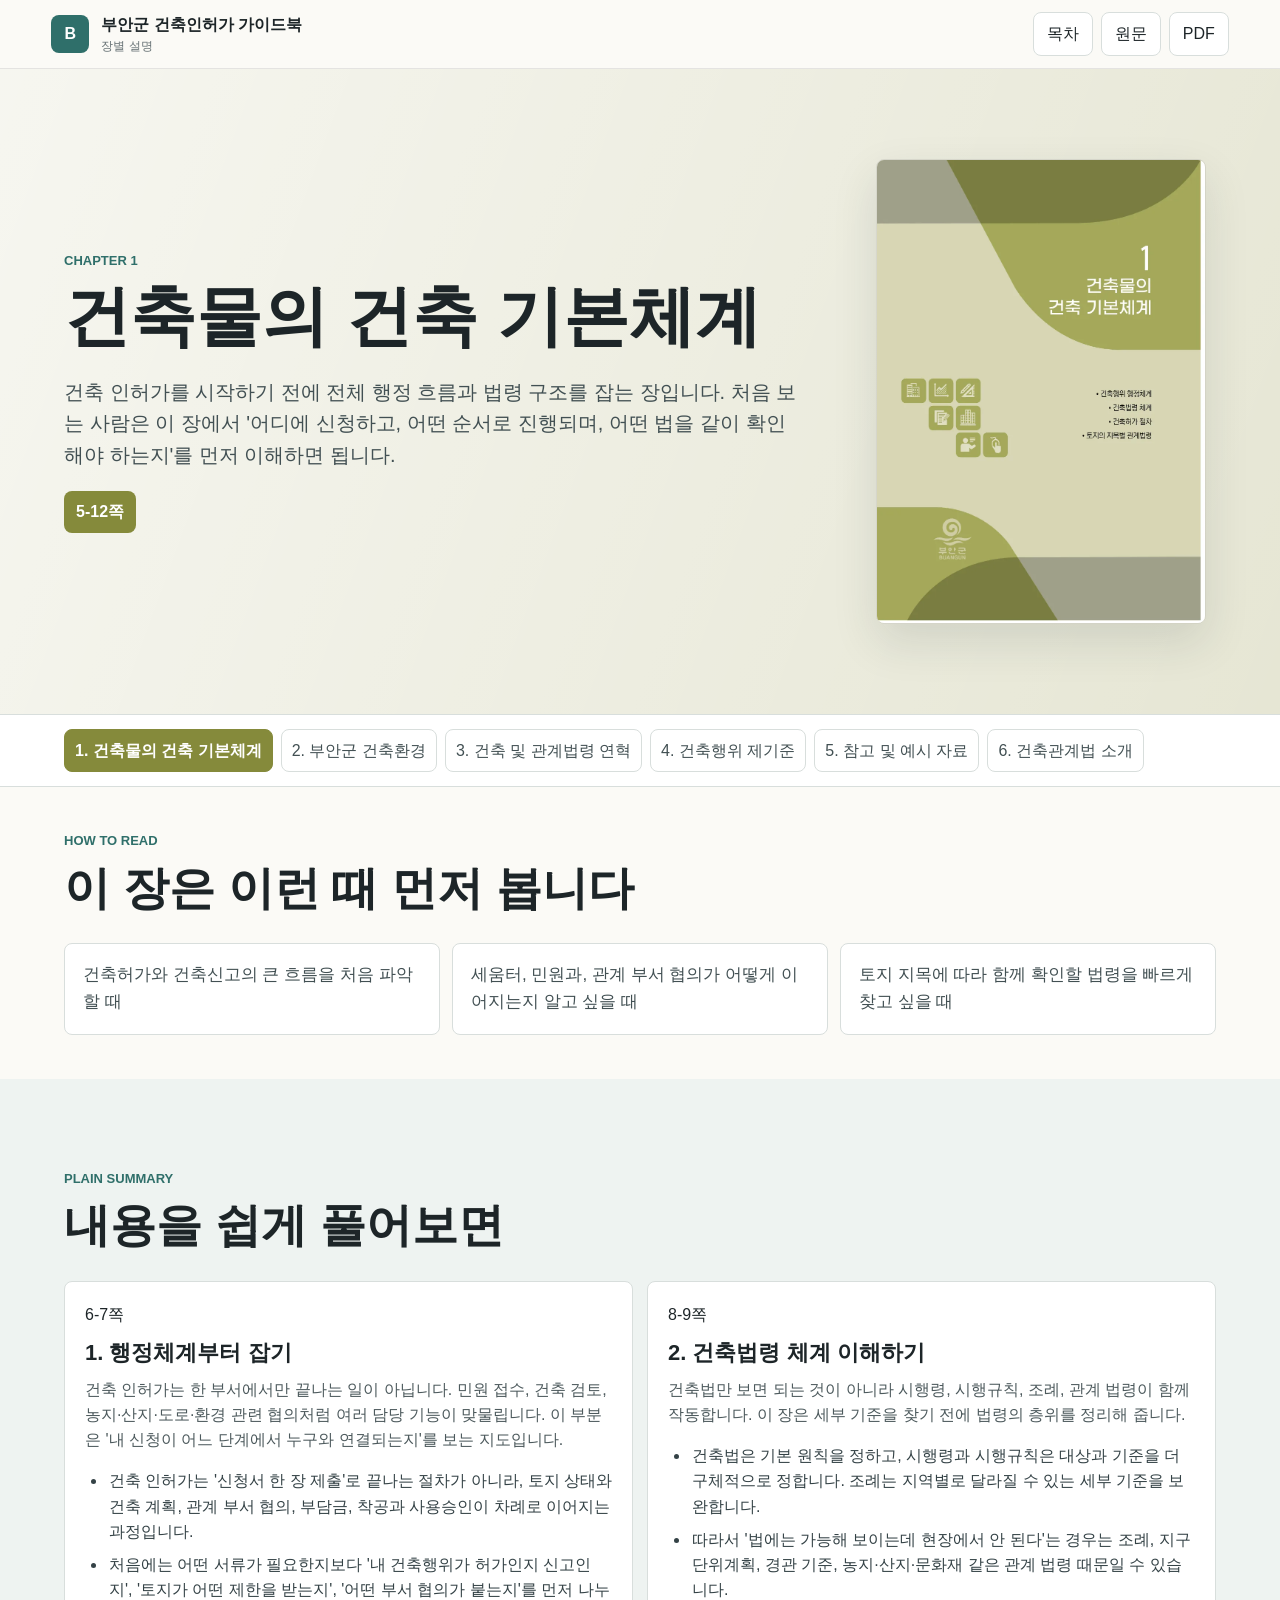
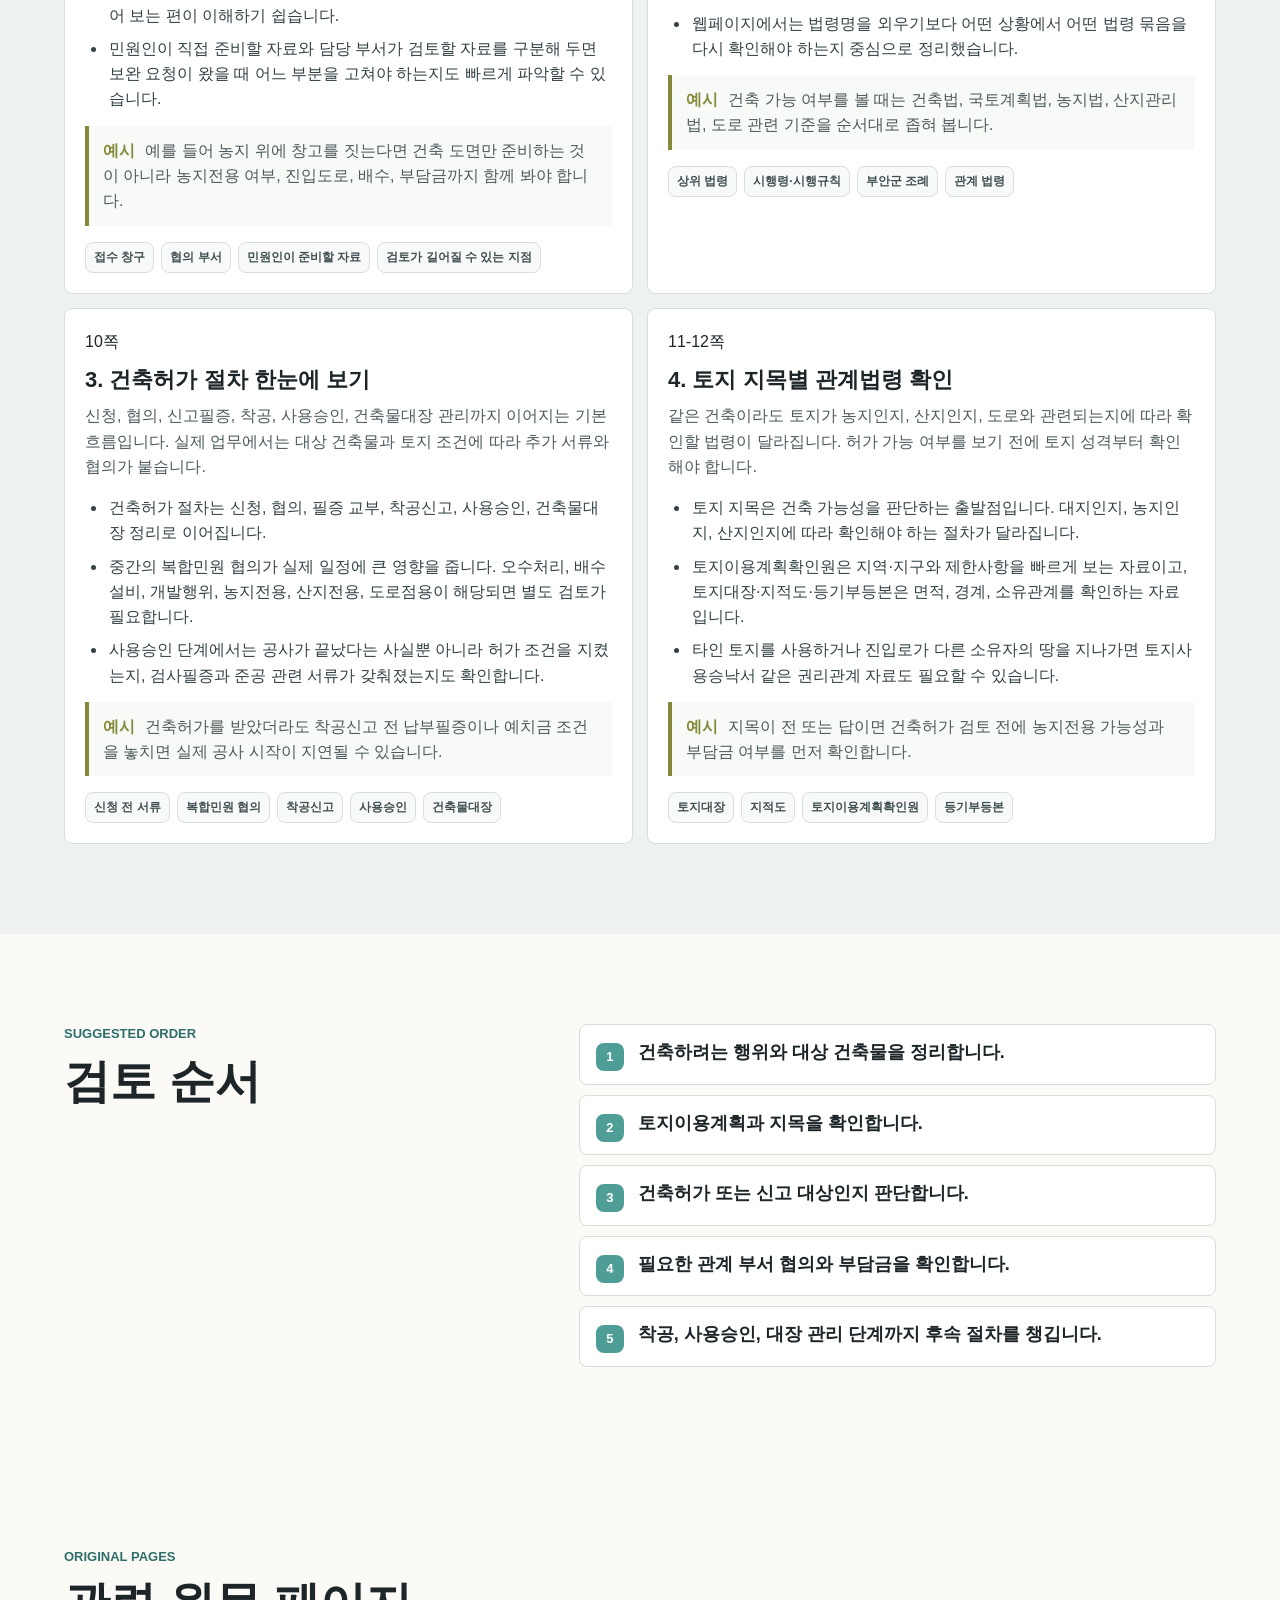
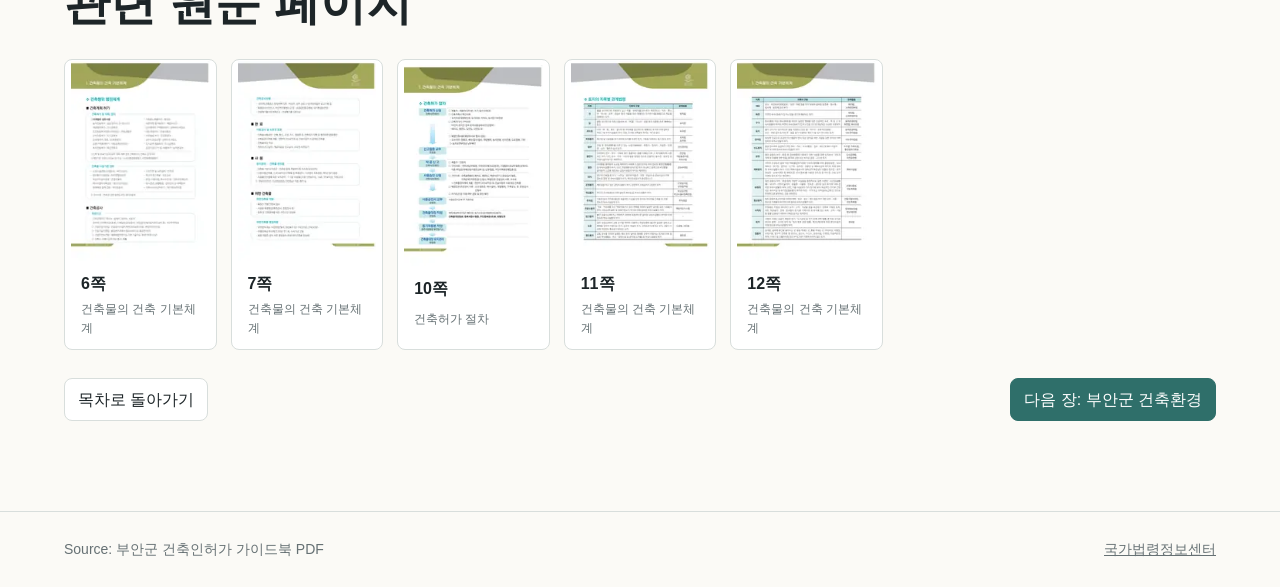
<file: outputs/buan-building-permit-web/chapters/01-basic.html>
<!doctype html>
<html lang="ko">
  <head>
    <meta charset="utf-8" />
    <meta name="viewport" content="width=device-width, initial-scale=1" />
    <title>건축물의 건축 기본체계 | 부안군 건축인허가 가이드북</title>
    <link rel="stylesheet" href="../styles.css" />
  </head>
  <body data-root="../" data-chapter="basic">
    <header class="site-header">
      <a class="brand" href="../index.html"><span class="brand-mark">B</span><span><strong>부안군 건축인허가 가이드북</strong><small>장별 설명</small></span></a>
      <nav class="top-nav"><a href="../index.html#chapters">목차</a><a href="../index.html#reader">원문</a><a href="../buan-building-permit-guidebook.pdf" download>PDF</a></nav>
    </header>
    <main class="chapter-page">
      <section class="chapter-hero"><div><p class="eyebrow" id="chapterNumber"></p><h1 id="chapterTitle"></h1><p id="chapterSummary"></p><span class="range-pill" id="chapterRange"></span></div><figure><img id="chapterCover" alt="" /></figure></section>
      <nav class="chapter-nav" id="chapterNav" aria-label="장별 이동"></nav>
      <section class="section compact"><div class="section-heading"><p class="eyebrow">How To Read</p><h2>이 장은 이런 때 먼저 봅니다</h2></div><ul class="read-list" id="readWhen"></ul></section>
      <section class="section muted"><div class="section-heading"><p class="eyebrow">Plain Summary</p><h2>내용을 쉽게 풀어보면</h2></div><div class="explain-grid" id="sectionList"></div></section>
      <section class="section split"><div class="section-heading"><p class="eyebrow">Suggested Order</p><h2>검토 순서</h2></div><div class="flow" id="chapterFlow"></div></section>
      <section class="section"><div class="section-heading"><p class="eyebrow">Original Pages</p><h2>관련 원문 페이지</h2></div><div class="source-page-grid" id="sourcePages"></div><div class="pager" id="pager"></div></section>
    </main>
    <aside class="page-modal" id="pageModal" aria-hidden="true"><div class="modal-bar"><button class="icon-button" id="modalClose" type="button" aria-label="닫기">×</button><strong id="modalTitle">원문 페이지</strong><div class="modal-controls"><button class="button small" id="modalPrev" type="button">이전</button><button class="button small" id="modalNext" type="button">다음</button></div></div><img id="modalImage" alt="" /></aside>
    <footer class="site-footer"><p>Source: 부안군 건축인허가 가이드북 PDF</p><p><a href="https://www.law.go.kr/" rel="noreferrer">국가법령정보센터</a></p></footer>
    <script src="../site-data.js"></script><script src="../explain-extra.js"></script><script src="../chapter-page.js"></script>
  </body>
</html>
</file>
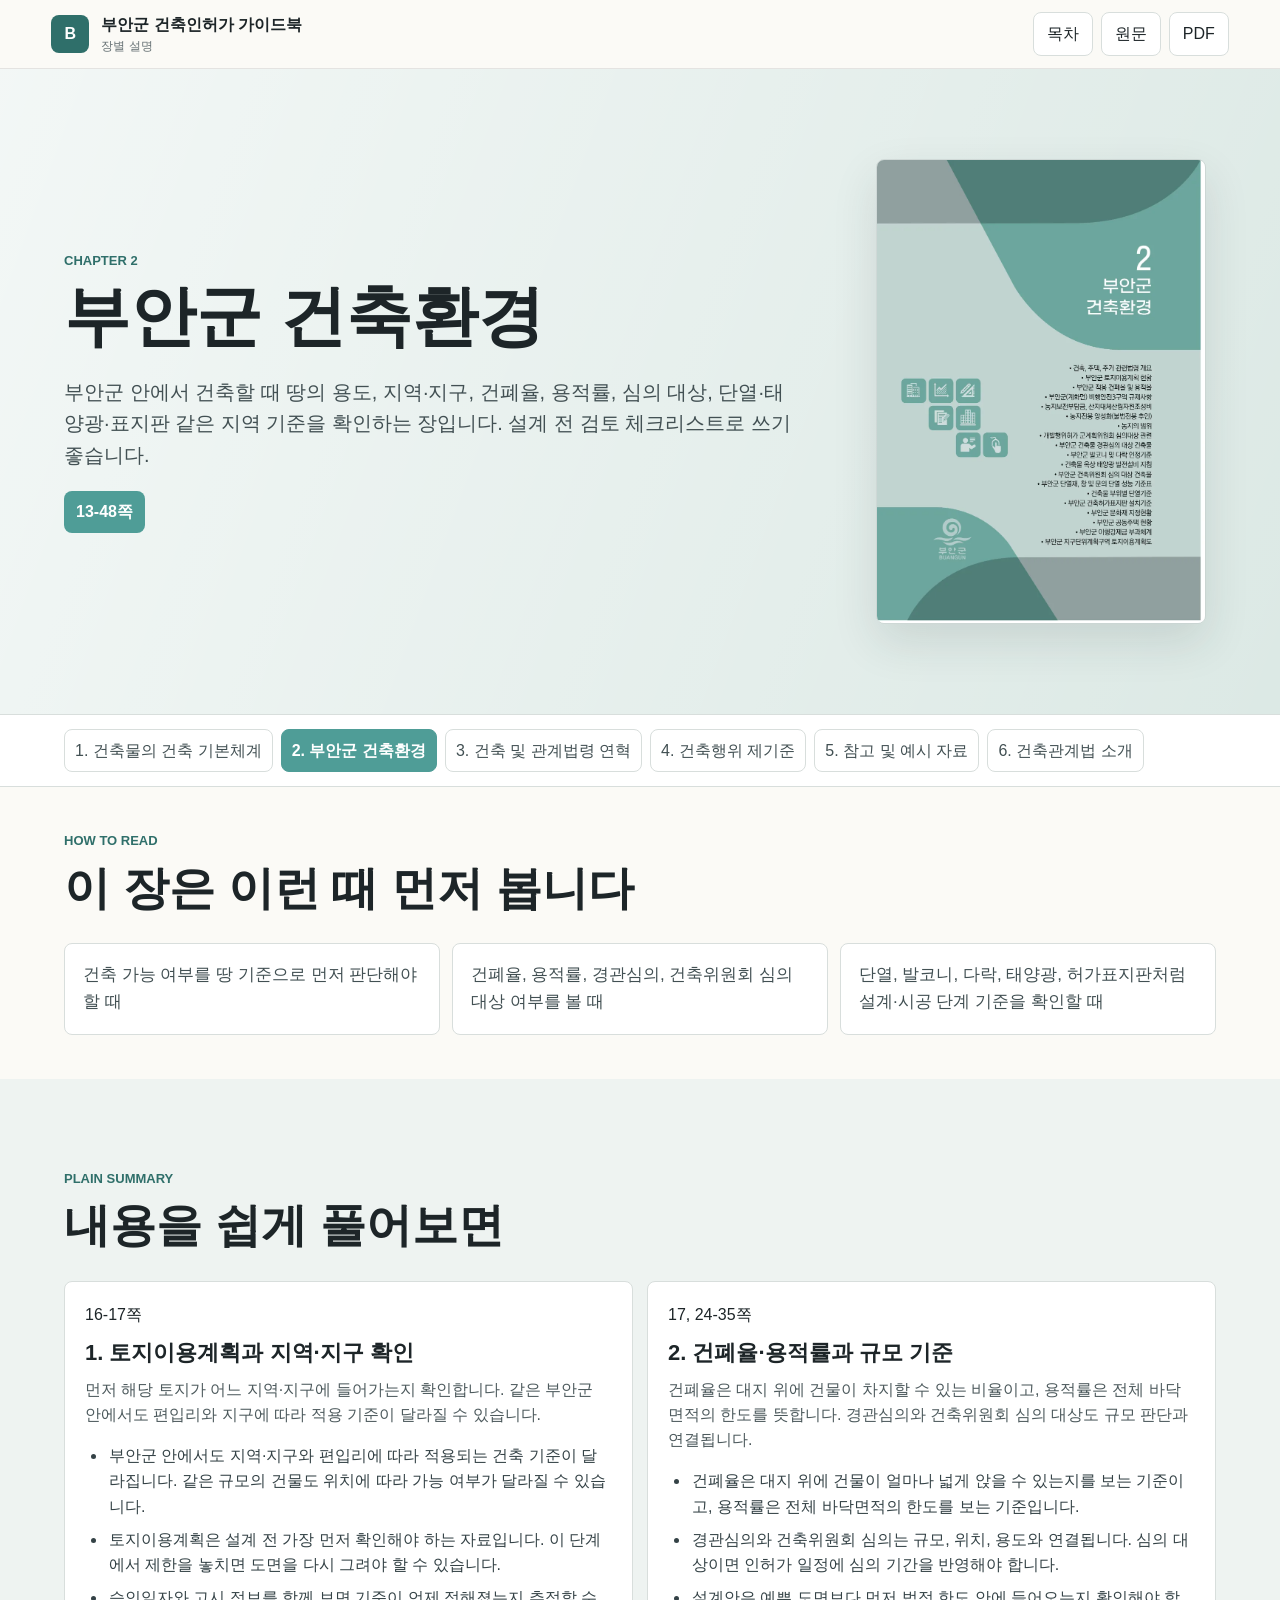
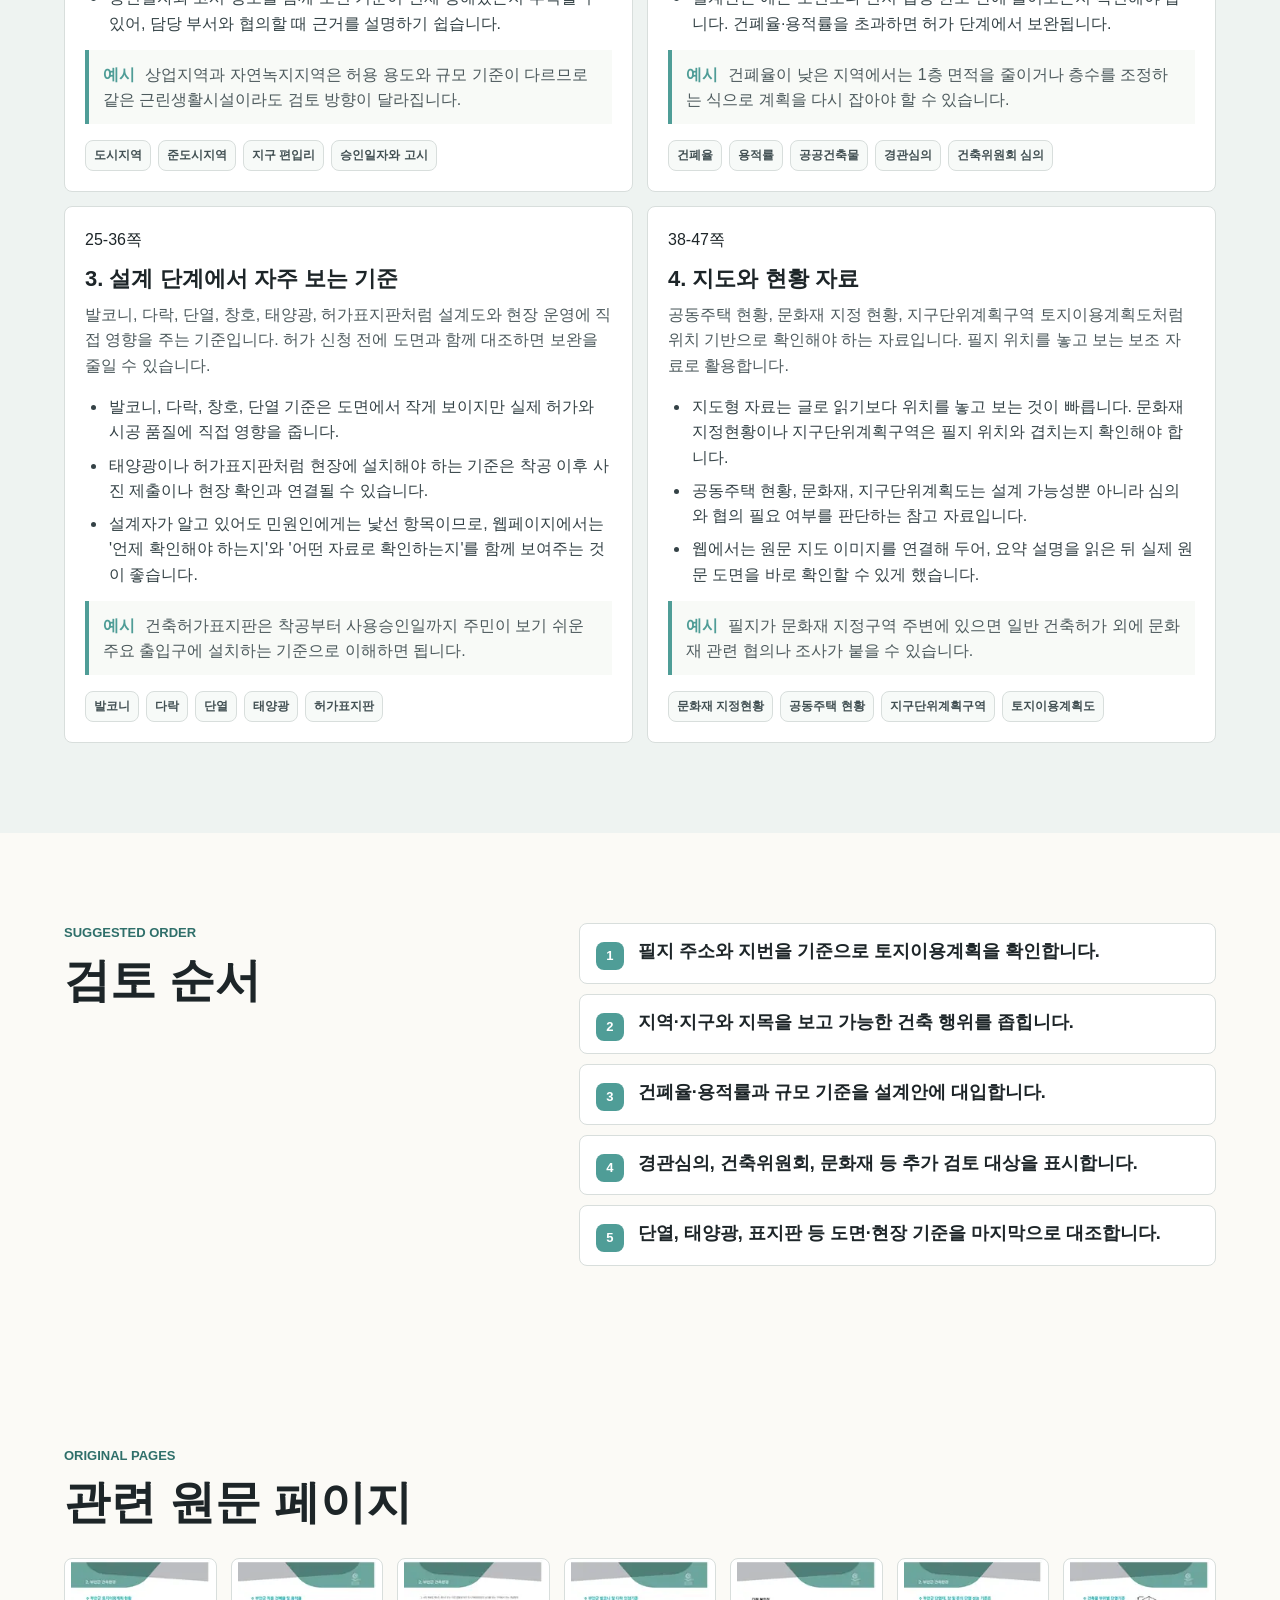
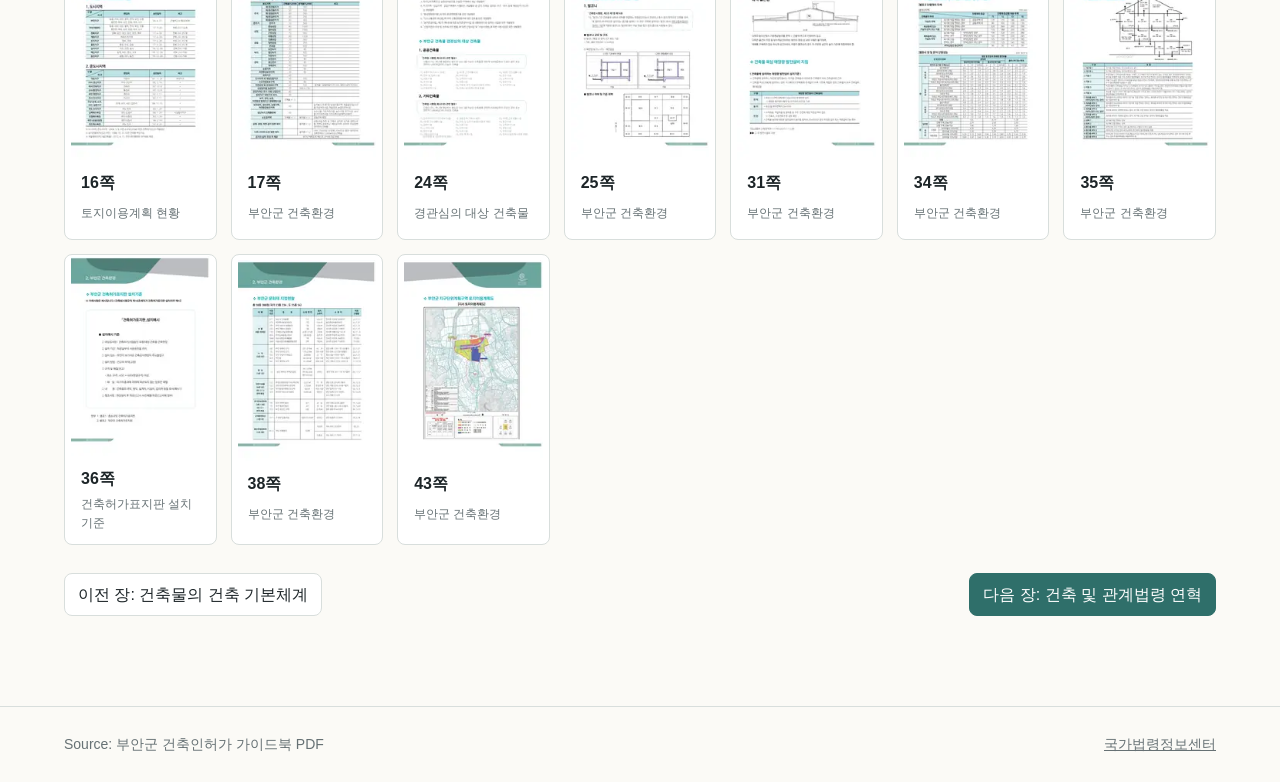
<file: outputs/buan-building-permit-web/chapters/02-environment.html>
<!doctype html>
<html lang="ko">
  <head>
    <meta charset="utf-8" />
    <meta name="viewport" content="width=device-width, initial-scale=1" />
    <title>부안군 건축환경 | 부안군 건축인허가 가이드북</title>
    <link rel="stylesheet" href="../styles.css" />
  </head>
  <body data-root="../" data-chapter="environment">
    <header class="site-header"><a class="brand" href="../index.html"><span class="brand-mark">B</span><span><strong>부안군 건축인허가 가이드북</strong><small>장별 설명</small></span></a><nav class="top-nav"><a href="../index.html#chapters">목차</a><a href="../index.html#reader">원문</a><a href="../buan-building-permit-guidebook.pdf" download>PDF</a></nav></header>
    <main class="chapter-page">
      <section class="chapter-hero"><div><p class="eyebrow" id="chapterNumber"></p><h1 id="chapterTitle"></h1><p id="chapterSummary"></p><span class="range-pill" id="chapterRange"></span></div><figure><img id="chapterCover" alt="" /></figure></section>
      <nav class="chapter-nav" id="chapterNav" aria-label="장별 이동"></nav>
      <section class="section compact"><div class="section-heading"><p class="eyebrow">How To Read</p><h2>이 장은 이런 때 먼저 봅니다</h2></div><ul class="read-list" id="readWhen"></ul></section>
      <section class="section muted"><div class="section-heading"><p class="eyebrow">Plain Summary</p><h2>내용을 쉽게 풀어보면</h2></div><div class="explain-grid" id="sectionList"></div></section>
      <section class="section split"><div class="section-heading"><p class="eyebrow">Suggested Order</p><h2>검토 순서</h2></div><div class="flow" id="chapterFlow"></div></section>
      <section class="section"><div class="section-heading"><p class="eyebrow">Original Pages</p><h2>관련 원문 페이지</h2></div><div class="source-page-grid" id="sourcePages"></div><div class="pager" id="pager"></div></section>
    </main>
    <aside class="page-modal" id="pageModal" aria-hidden="true"><div class="modal-bar"><button class="icon-button" id="modalClose" type="button" aria-label="닫기">×</button><strong id="modalTitle">원문 페이지</strong><div class="modal-controls"><button class="button small" id="modalPrev" type="button">이전</button><button class="button small" id="modalNext" type="button">다음</button></div></div><img id="modalImage" alt="" /></aside>
    <footer class="site-footer"><p>Source: 부안군 건축인허가 가이드북 PDF</p><p><a href="https://www.law.go.kr/" rel="noreferrer">국가법령정보센터</a></p></footer>
    <script src="../site-data.js"></script><script src="../explain-extra.js"></script><script src="../chapter-page.js"></script>
  </body>
</html>
</file>
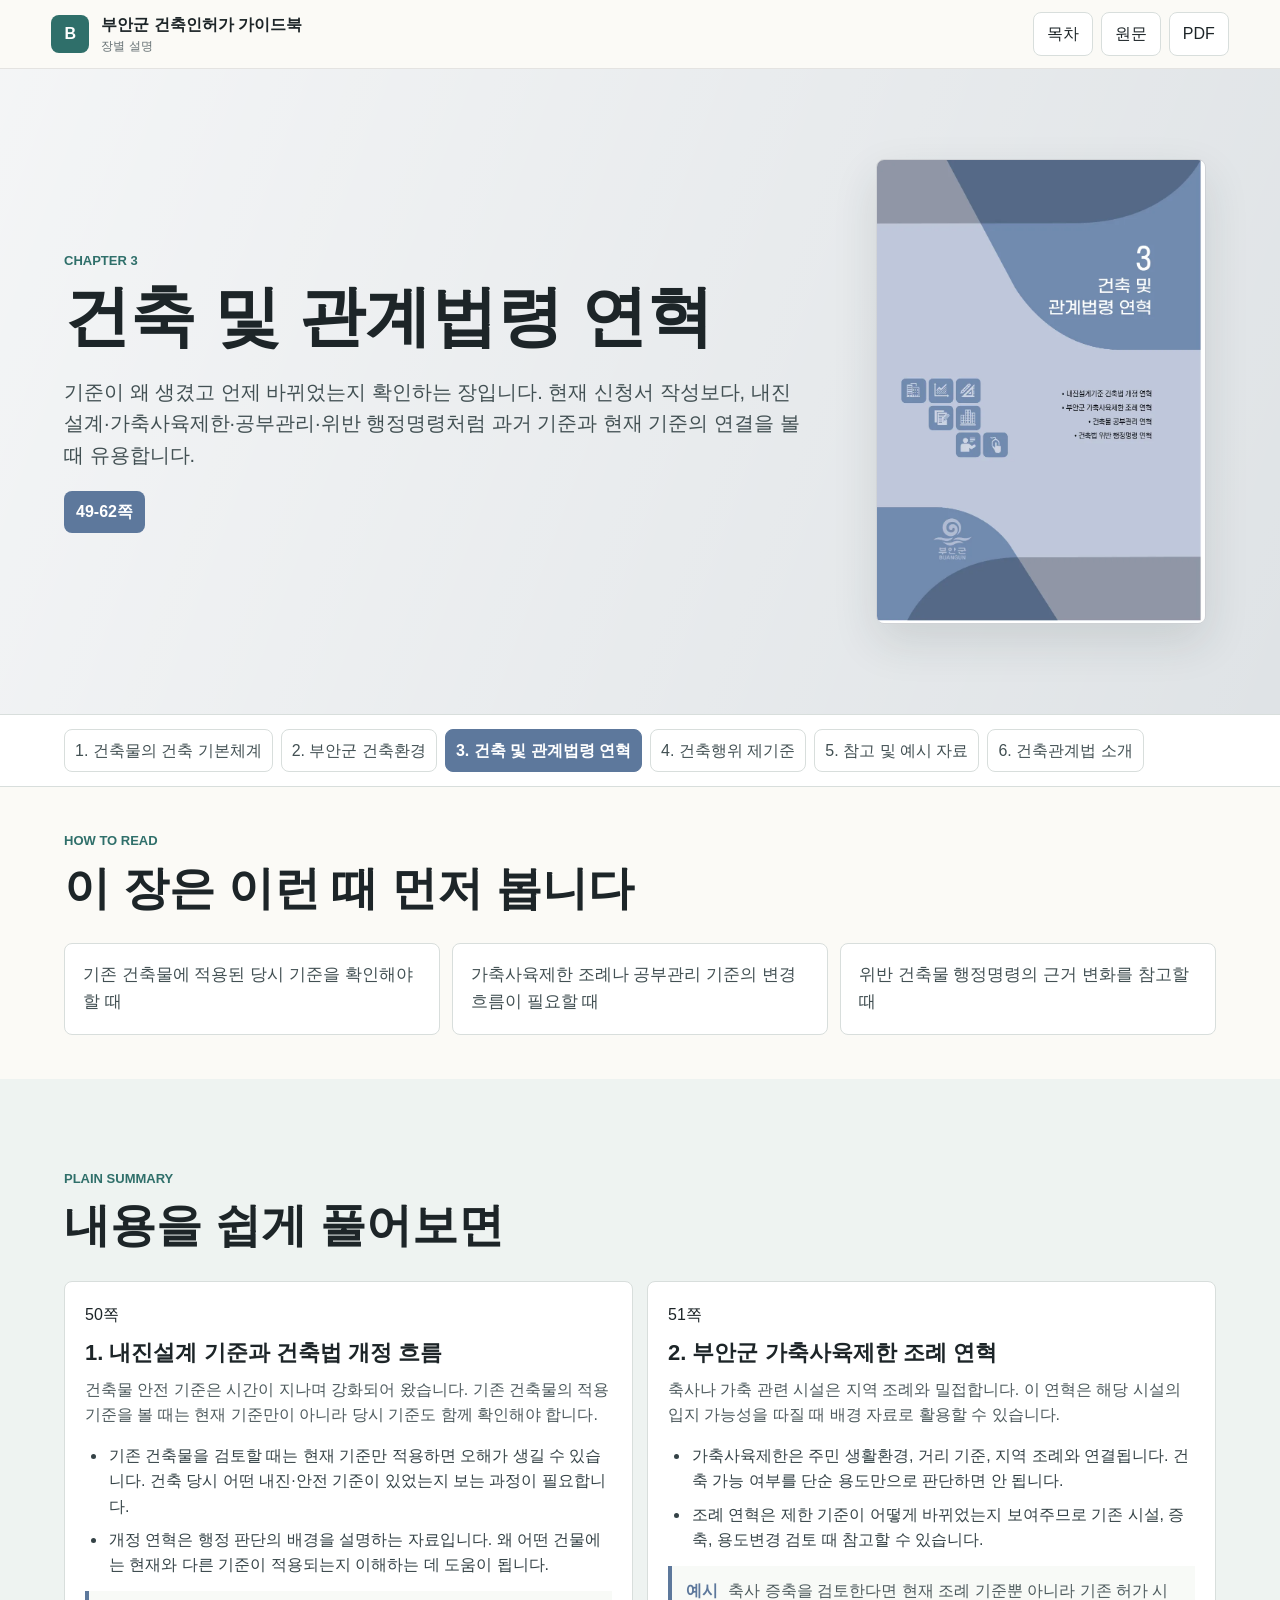
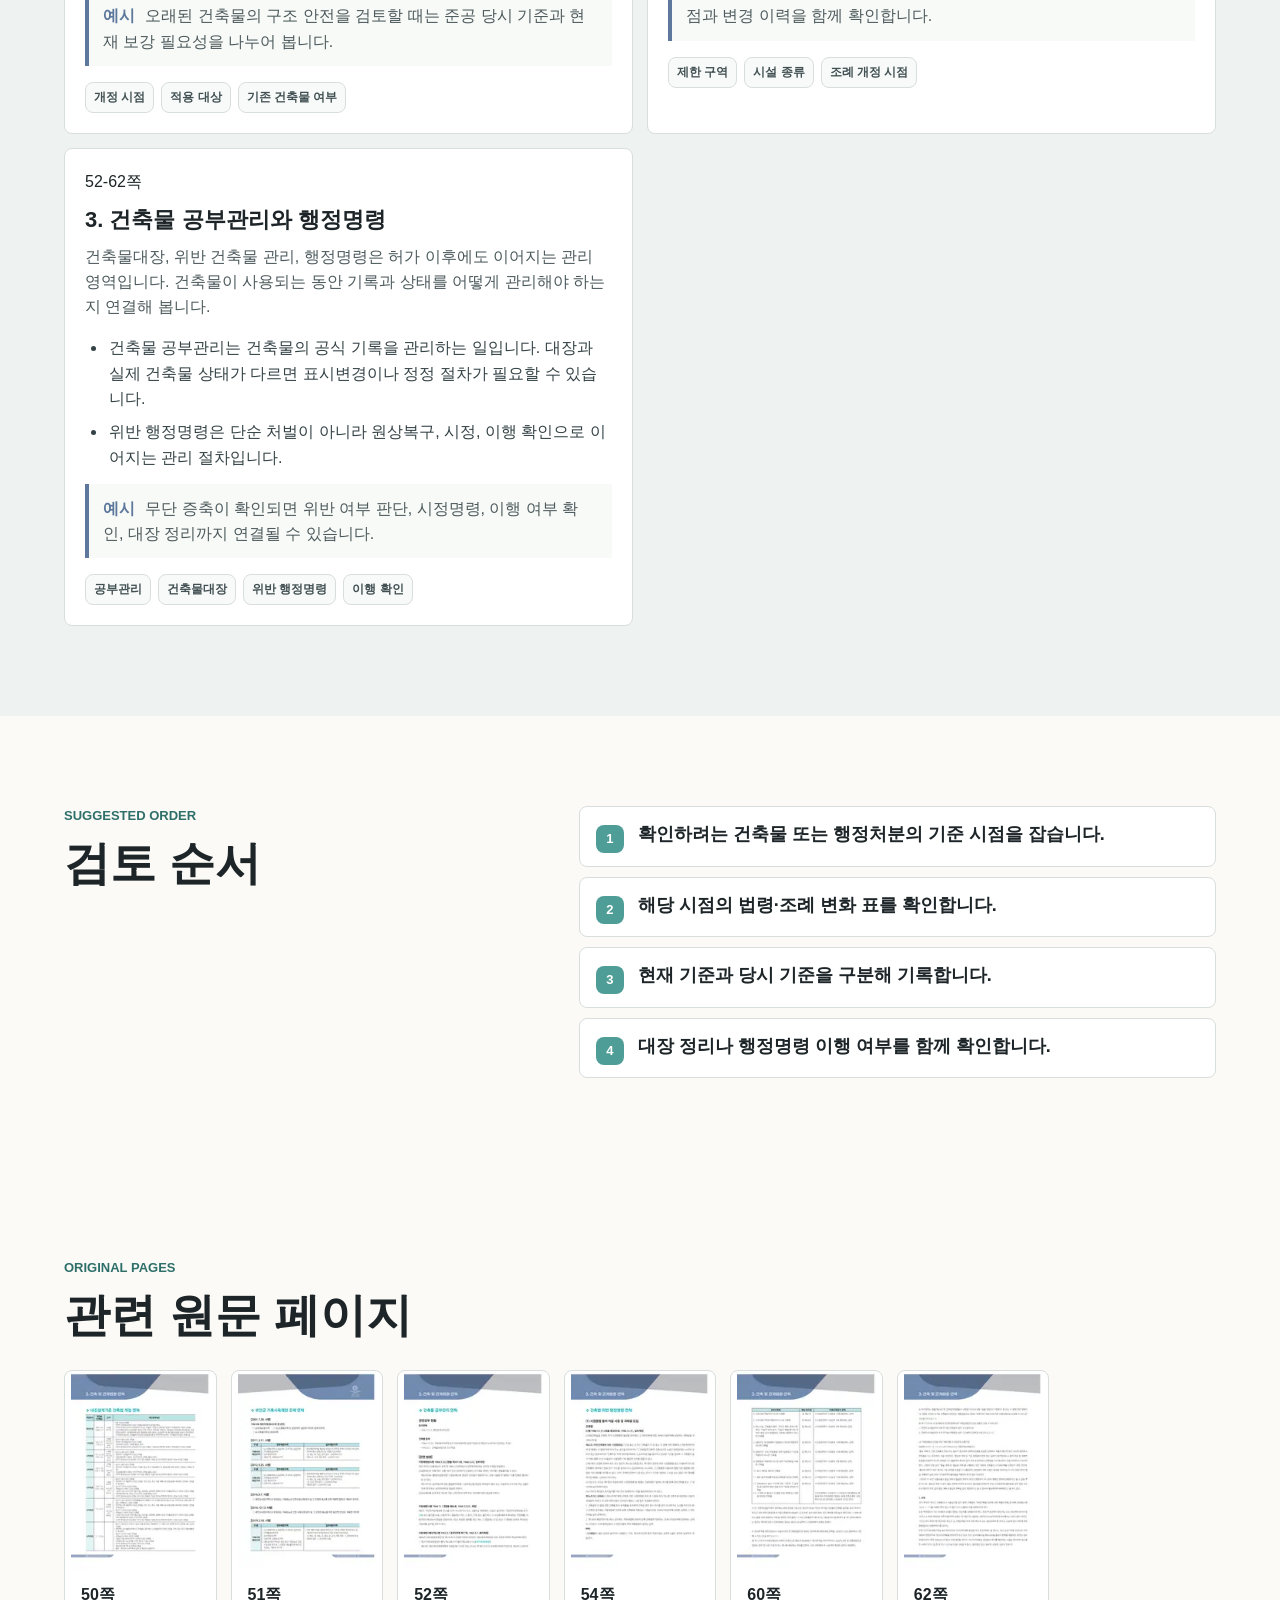
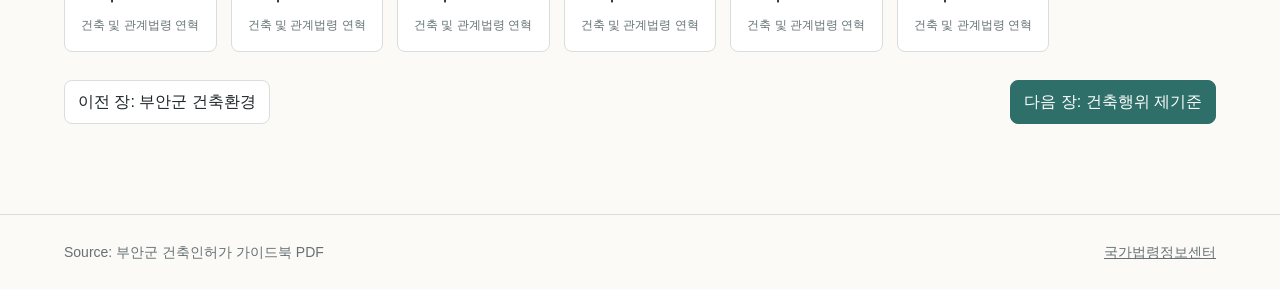
<file: outputs/buan-building-permit-web/chapters/03-history.html>
<!doctype html>
<html lang="ko">
  <head><meta charset="utf-8" /><meta name="viewport" content="width=device-width, initial-scale=1" /><title>건축 및 관계법령 연혁 | 부안군 건축인허가 가이드북</title><link rel="stylesheet" href="../styles.css" /></head>
  <body data-root="../" data-chapter="history">
    <header class="site-header"><a class="brand" href="../index.html"><span class="brand-mark">B</span><span><strong>부안군 건축인허가 가이드북</strong><small>장별 설명</small></span></a><nav class="top-nav"><a href="../index.html#chapters">목차</a><a href="../index.html#reader">원문</a><a href="../buan-building-permit-guidebook.pdf" download>PDF</a></nav></header>
    <main class="chapter-page"><section class="chapter-hero"><div><p class="eyebrow" id="chapterNumber"></p><h1 id="chapterTitle"></h1><p id="chapterSummary"></p><span class="range-pill" id="chapterRange"></span></div><figure><img id="chapterCover" alt="" /></figure></section><nav class="chapter-nav" id="chapterNav" aria-label="장별 이동"></nav><section class="section compact"><div class="section-heading"><p class="eyebrow">How To Read</p><h2>이 장은 이런 때 먼저 봅니다</h2></div><ul class="read-list" id="readWhen"></ul></section><section class="section muted"><div class="section-heading"><p class="eyebrow">Plain Summary</p><h2>내용을 쉽게 풀어보면</h2></div><div class="explain-grid" id="sectionList"></div></section><section class="section split"><div class="section-heading"><p class="eyebrow">Suggested Order</p><h2>검토 순서</h2></div><div class="flow" id="chapterFlow"></div></section><section class="section"><div class="section-heading"><p class="eyebrow">Original Pages</p><h2>관련 원문 페이지</h2></div><div class="source-page-grid" id="sourcePages"></div><div class="pager" id="pager"></div></section></main>
    <aside class="page-modal" id="pageModal" aria-hidden="true"><div class="modal-bar"><button class="icon-button" id="modalClose" type="button" aria-label="닫기">×</button><strong id="modalTitle">원문 페이지</strong><div class="modal-controls"><button class="button small" id="modalPrev" type="button">이전</button><button class="button small" id="modalNext" type="button">다음</button></div></div><img id="modalImage" alt="" /></aside>
    <footer class="site-footer"><p>Source: 부안군 건축인허가 가이드북 PDF</p><p><a href="https://www.law.go.kr/" rel="noreferrer">국가법령정보센터</a></p></footer><script src="../site-data.js"></script><script src="../explain-extra.js"></script><script src="../chapter-page.js"></script>
  </body>
</html>
</file>
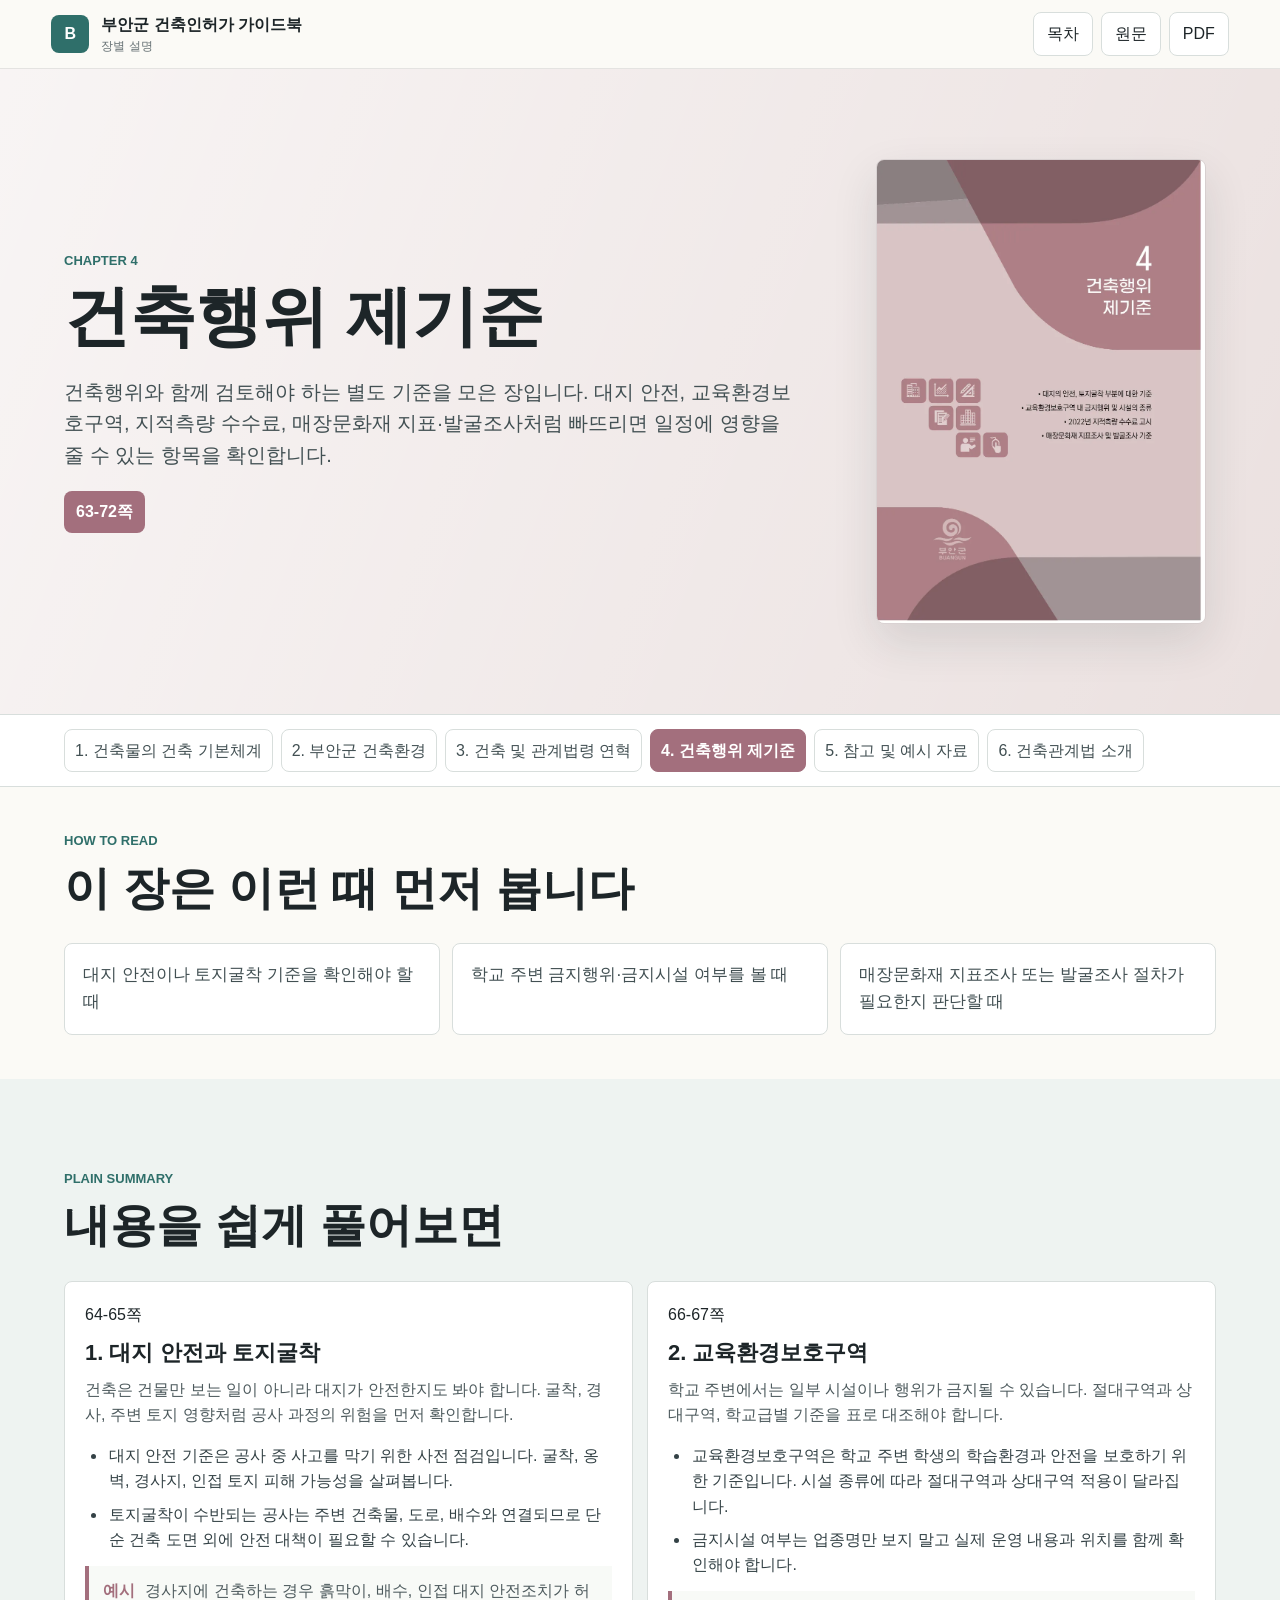
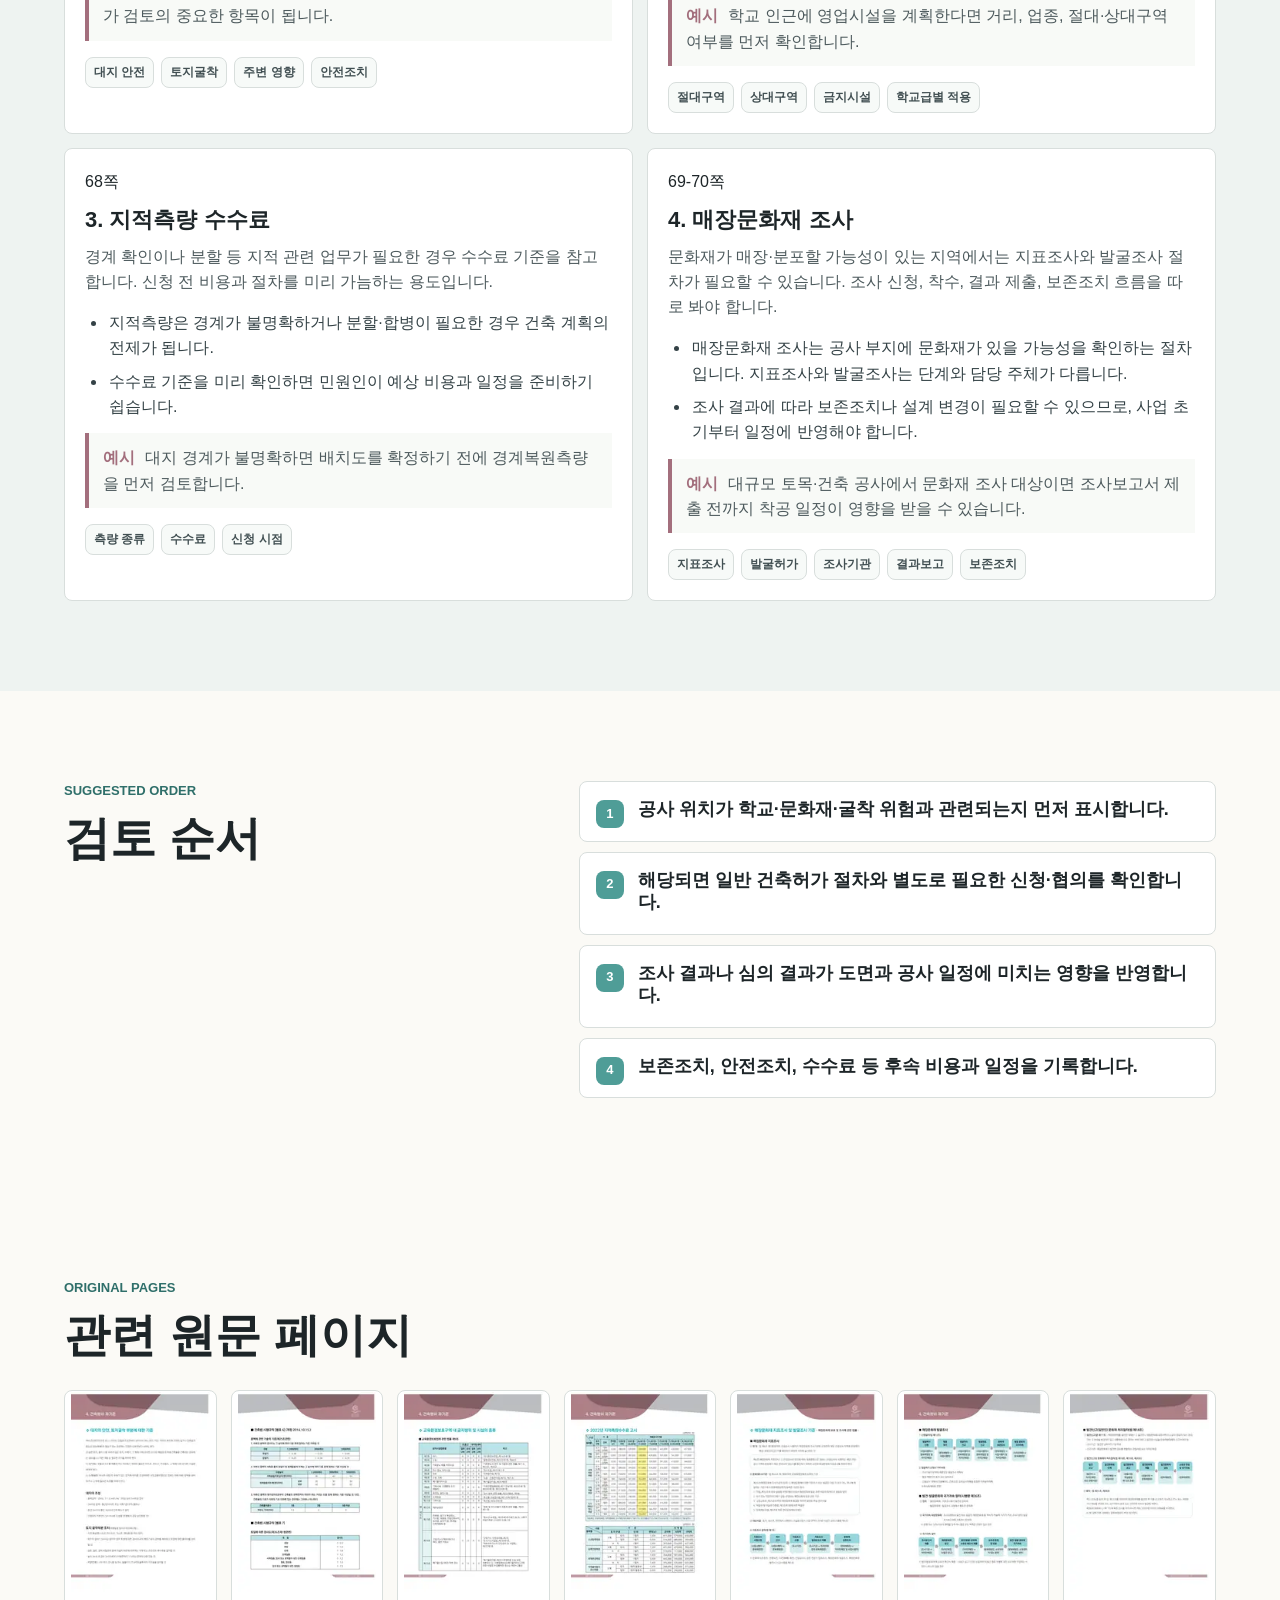
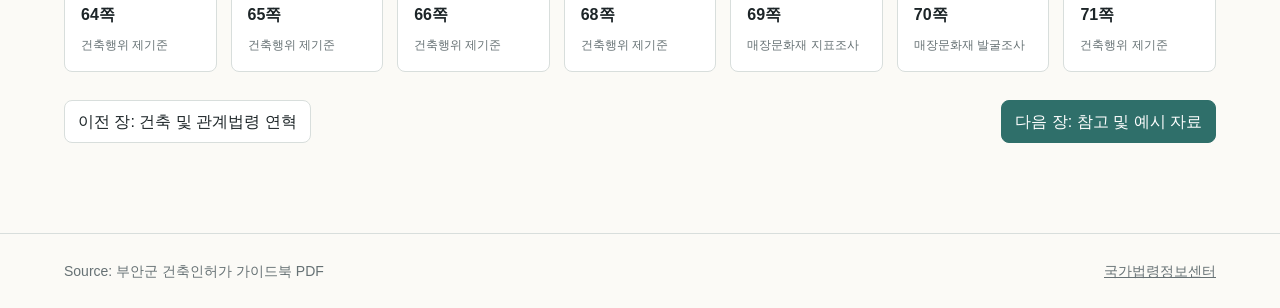
<file: outputs/buan-building-permit-web/chapters/04-standards.html>
<!doctype html>
<html lang="ko">
  <head><meta charset="utf-8" /><meta name="viewport" content="width=device-width, initial-scale=1" /><title>건축행위 제기준 | 부안군 건축인허가 가이드북</title><link rel="stylesheet" href="../styles.css" /></head>
  <body data-root="../" data-chapter="standards">
    <header class="site-header"><a class="brand" href="../index.html"><span class="brand-mark">B</span><span><strong>부안군 건축인허가 가이드북</strong><small>장별 설명</small></span></a><nav class="top-nav"><a href="../index.html#chapters">목차</a><a href="../index.html#reader">원문</a><a href="../buan-building-permit-guidebook.pdf" download>PDF</a></nav></header>
    <main class="chapter-page"><section class="chapter-hero"><div><p class="eyebrow" id="chapterNumber"></p><h1 id="chapterTitle"></h1><p id="chapterSummary"></p><span class="range-pill" id="chapterRange"></span></div><figure><img id="chapterCover" alt="" /></figure></section><nav class="chapter-nav" id="chapterNav" aria-label="장별 이동"></nav><section class="section compact"><div class="section-heading"><p class="eyebrow">How To Read</p><h2>이 장은 이런 때 먼저 봅니다</h2></div><ul class="read-list" id="readWhen"></ul></section><section class="section muted"><div class="section-heading"><p class="eyebrow">Plain Summary</p><h2>내용을 쉽게 풀어보면</h2></div><div class="explain-grid" id="sectionList"></div></section><section class="section split"><div class="section-heading"><p class="eyebrow">Suggested Order</p><h2>검토 순서</h2></div><div class="flow" id="chapterFlow"></div></section><section class="section"><div class="section-heading"><p class="eyebrow">Original Pages</p><h2>관련 원문 페이지</h2></div><div class="source-page-grid" id="sourcePages"></div><div class="pager" id="pager"></div></section></main>
    <aside class="page-modal" id="pageModal" aria-hidden="true"><div class="modal-bar"><button class="icon-button" id="modalClose" type="button" aria-label="닫기">×</button><strong id="modalTitle">원문 페이지</strong><div class="modal-controls"><button class="button small" id="modalPrev" type="button">이전</button><button class="button small" id="modalNext" type="button">다음</button></div></div><img id="modalImage" alt="" /></aside>
    <footer class="site-footer"><p>Source: 부안군 건축인허가 가이드북 PDF</p><p><a href="https://www.law.go.kr/" rel="noreferrer">국가법령정보센터</a></p></footer><script src="../site-data.js"></script><script src="../explain-extra.js"></script><script src="../chapter-page.js"></script>
  </body>
</html>
</file>
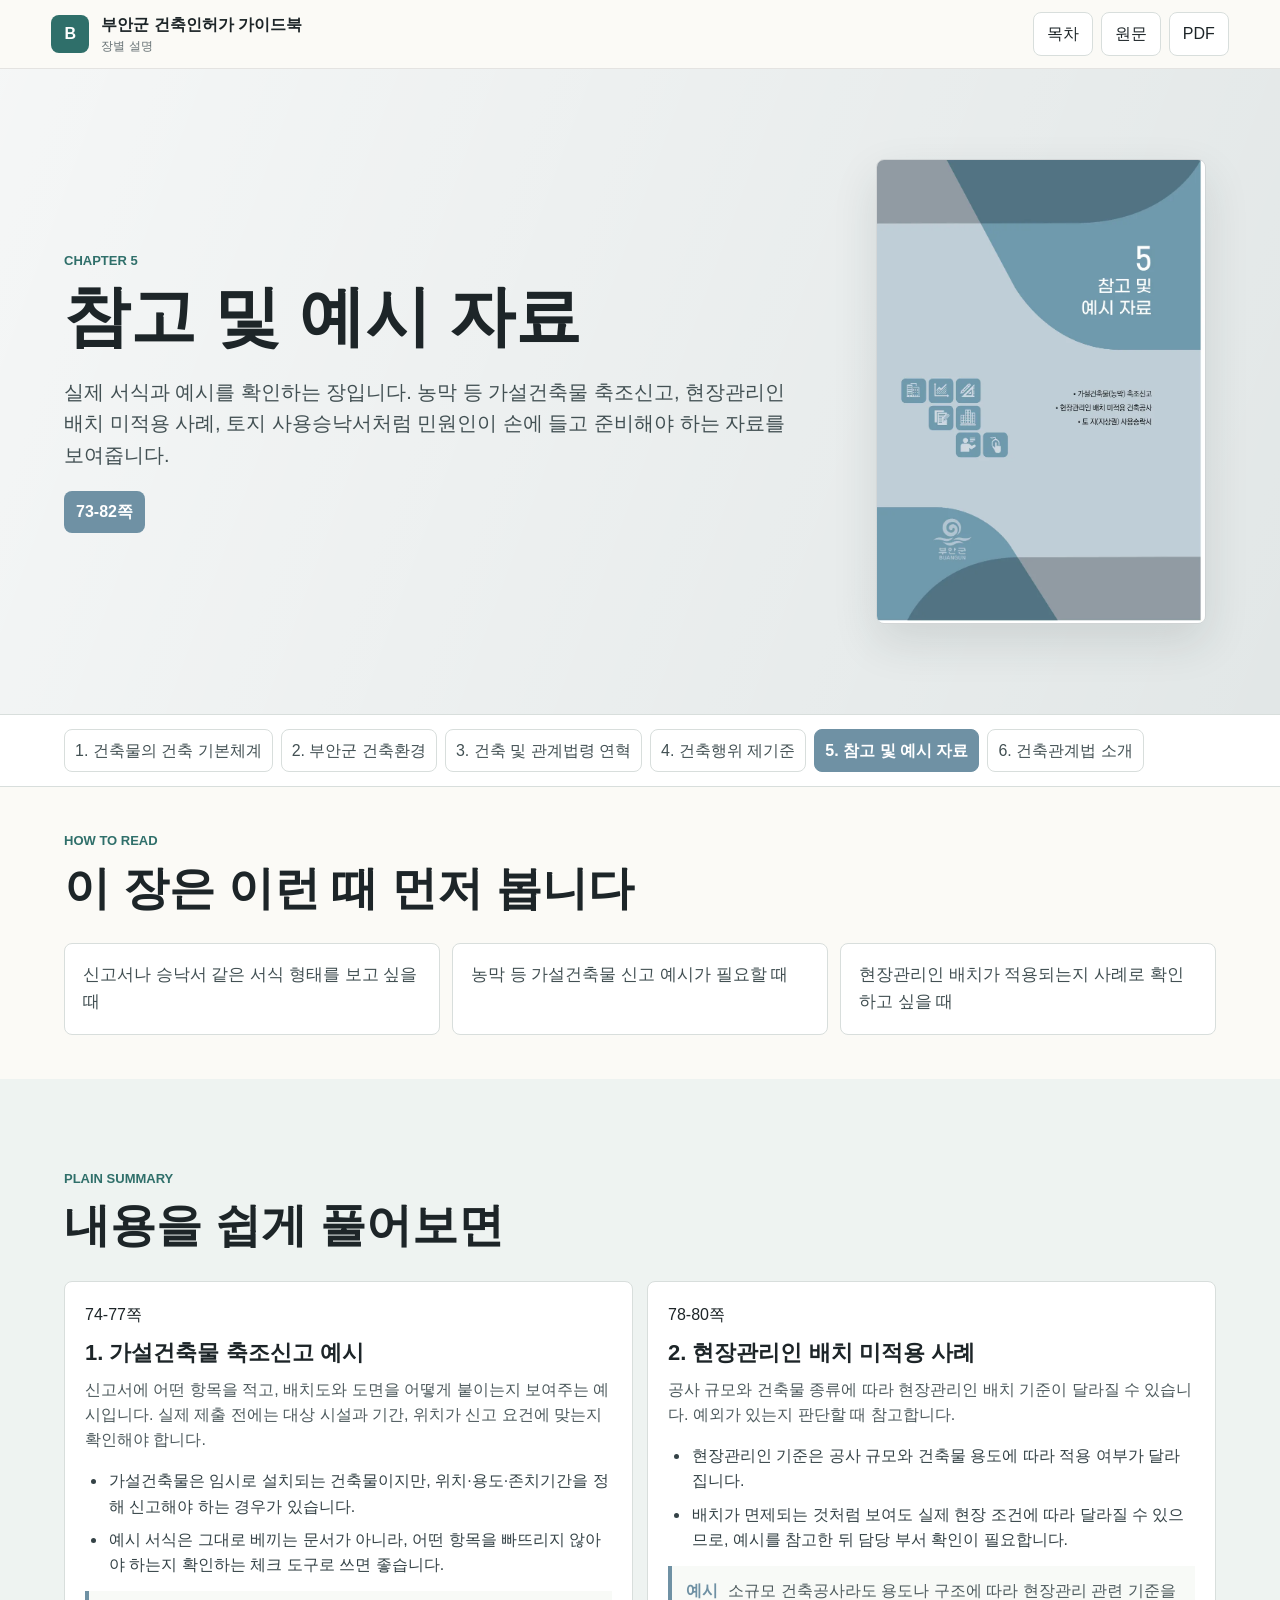
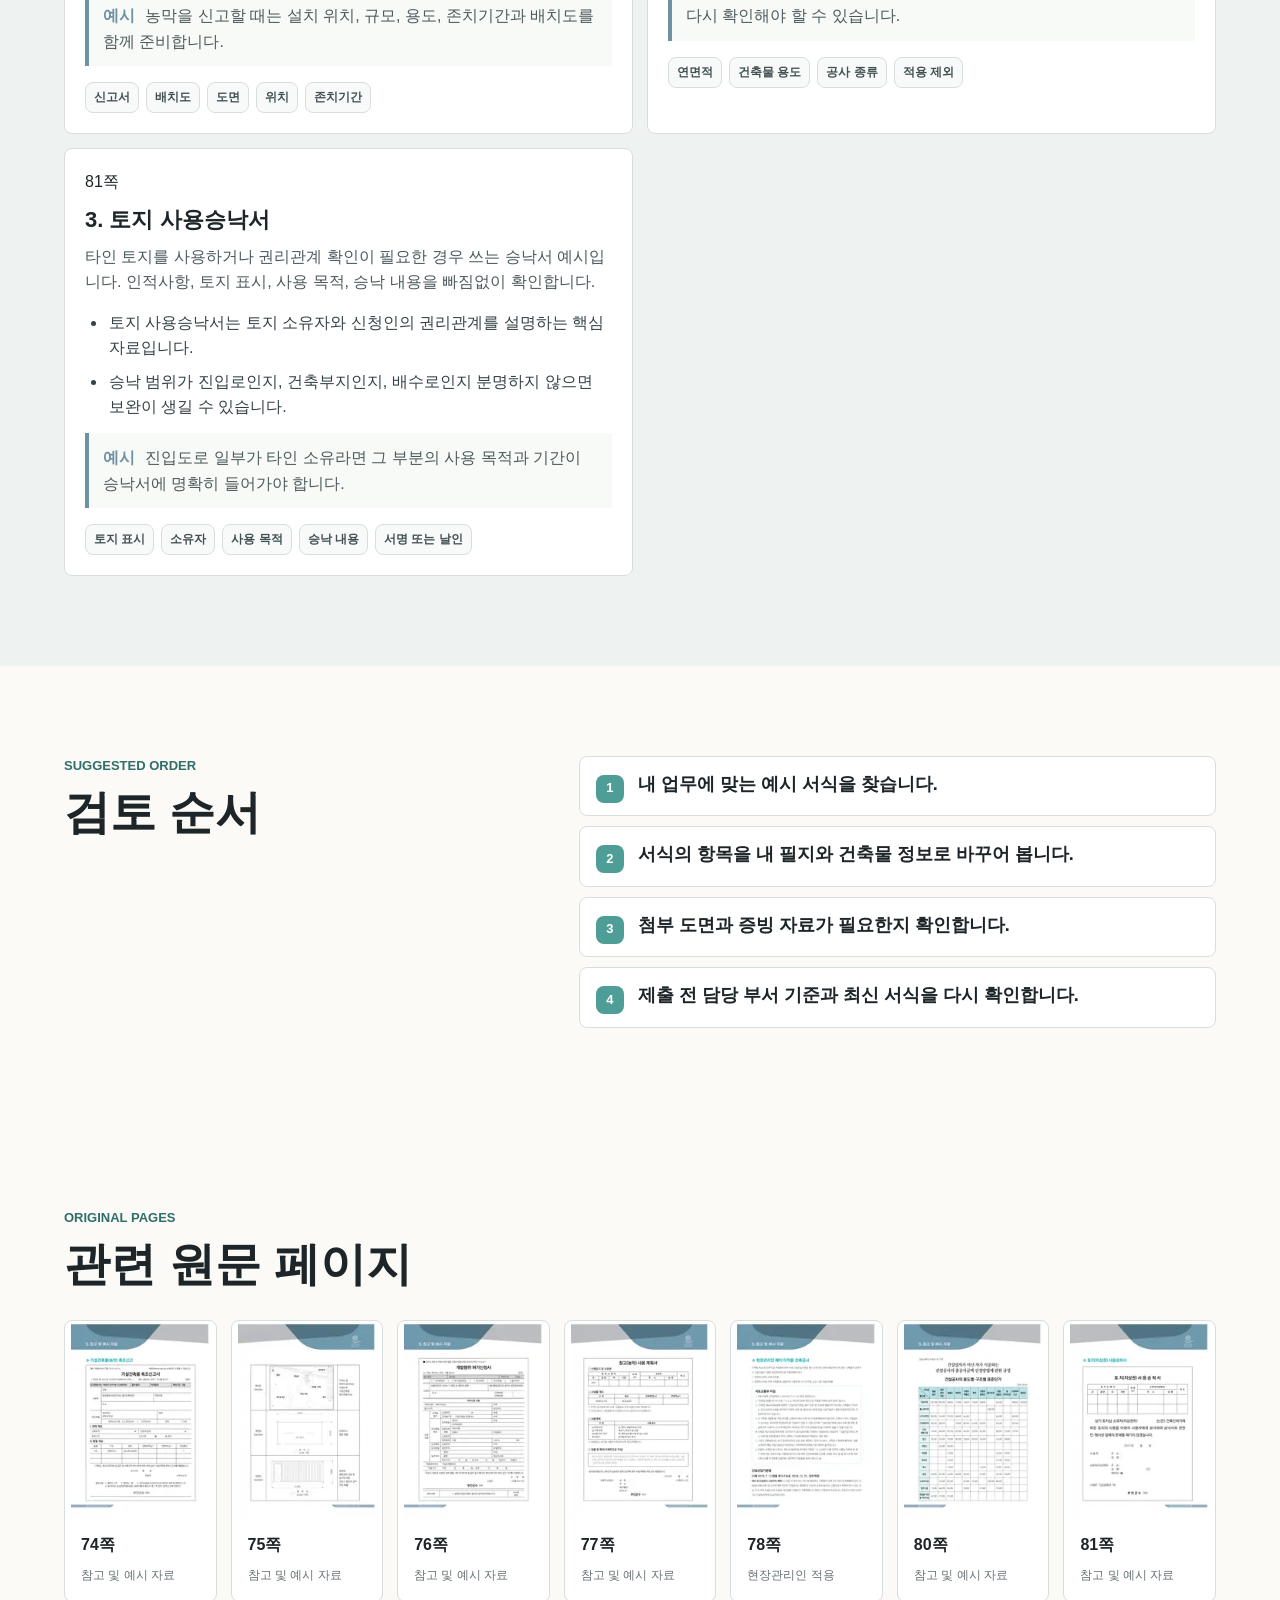
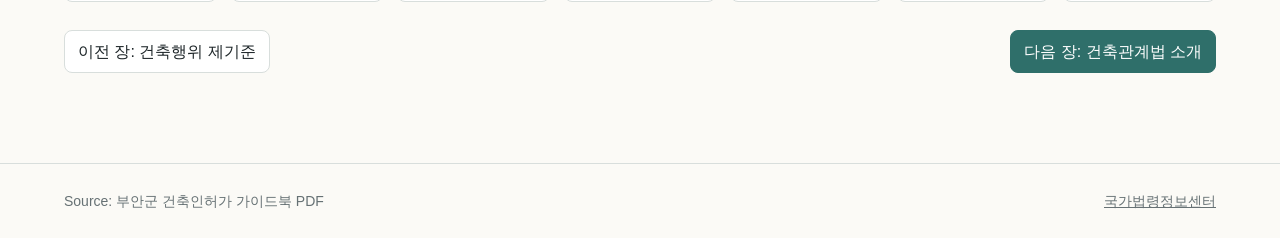
<file: outputs/buan-building-permit-web/chapters/05-examples.html>
<!doctype html>
<html lang="ko">
  <head><meta charset="utf-8" /><meta name="viewport" content="width=device-width, initial-scale=1" /><title>참고 및 예시 자료 | 부안군 건축인허가 가이드북</title><link rel="stylesheet" href="../styles.css" /></head>
  <body data-root="../" data-chapter="examples">
    <header class="site-header"><a class="brand" href="../index.html"><span class="brand-mark">B</span><span><strong>부안군 건축인허가 가이드북</strong><small>장별 설명</small></span></a><nav class="top-nav"><a href="../index.html#chapters">목차</a><a href="../index.html#reader">원문</a><a href="../buan-building-permit-guidebook.pdf" download>PDF</a></nav></header>
    <main class="chapter-page"><section class="chapter-hero"><div><p class="eyebrow" id="chapterNumber"></p><h1 id="chapterTitle"></h1><p id="chapterSummary"></p><span class="range-pill" id="chapterRange"></span></div><figure><img id="chapterCover" alt="" /></figure></section><nav class="chapter-nav" id="chapterNav" aria-label="장별 이동"></nav><section class="section compact"><div class="section-heading"><p class="eyebrow">How To Read</p><h2>이 장은 이런 때 먼저 봅니다</h2></div><ul class="read-list" id="readWhen"></ul></section><section class="section muted"><div class="section-heading"><p class="eyebrow">Plain Summary</p><h2>내용을 쉽게 풀어보면</h2></div><div class="explain-grid" id="sectionList"></div></section><section class="section split"><div class="section-heading"><p class="eyebrow">Suggested Order</p><h2>검토 순서</h2></div><div class="flow" id="chapterFlow"></div></section><section class="section"><div class="section-heading"><p class="eyebrow">Original Pages</p><h2>관련 원문 페이지</h2></div><div class="source-page-grid" id="sourcePages"></div><div class="pager" id="pager"></div></section></main>
    <aside class="page-modal" id="pageModal" aria-hidden="true"><div class="modal-bar"><button class="icon-button" id="modalClose" type="button" aria-label="닫기">×</button><strong id="modalTitle">원문 페이지</strong><div class="modal-controls"><button class="button small" id="modalPrev" type="button">이전</button><button class="button small" id="modalNext" type="button">다음</button></div></div><img id="modalImage" alt="" /></aside>
    <footer class="site-footer"><p>Source: 부안군 건축인허가 가이드북 PDF</p><p><a href="https://www.law.go.kr/" rel="noreferrer">국가법령정보센터</a></p></footer><script src="../site-data.js"></script><script src="../explain-extra.js"></script><script src="../chapter-page.js"></script>
  </body>
</html>
</file>
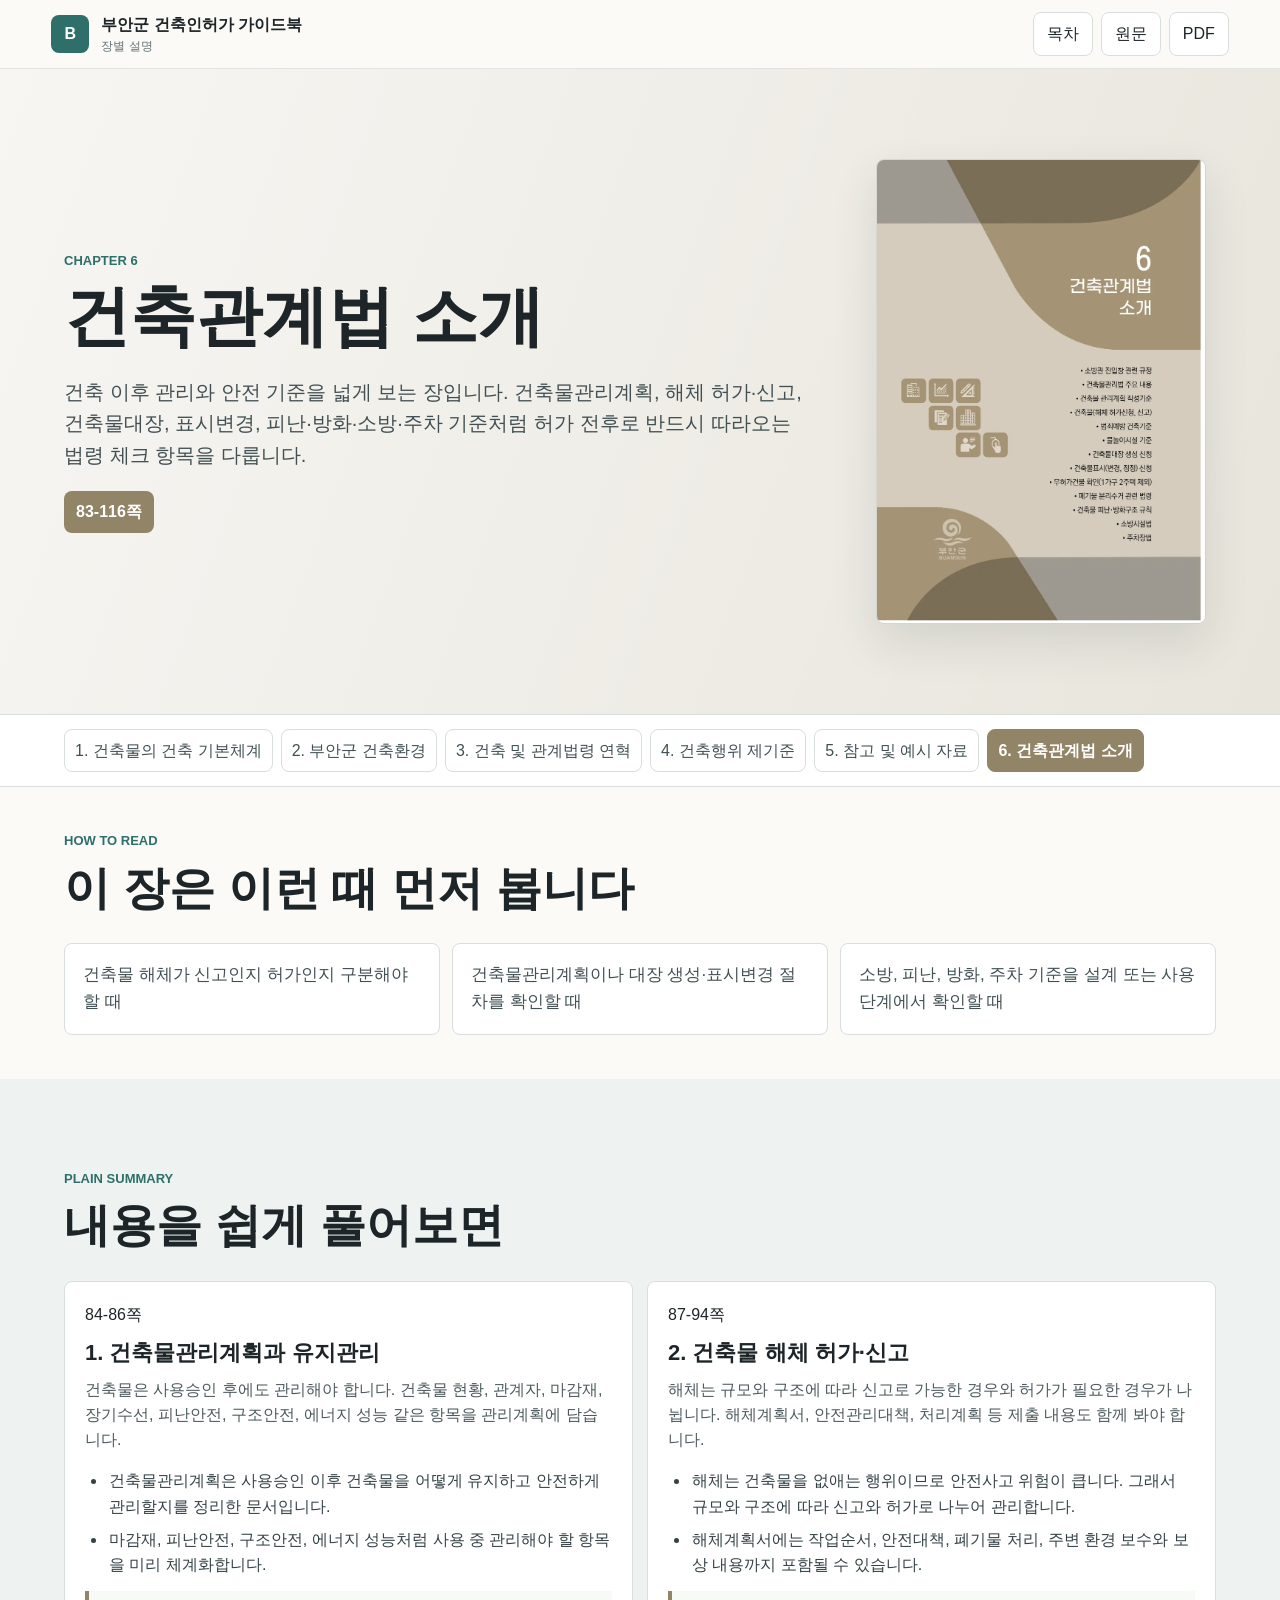
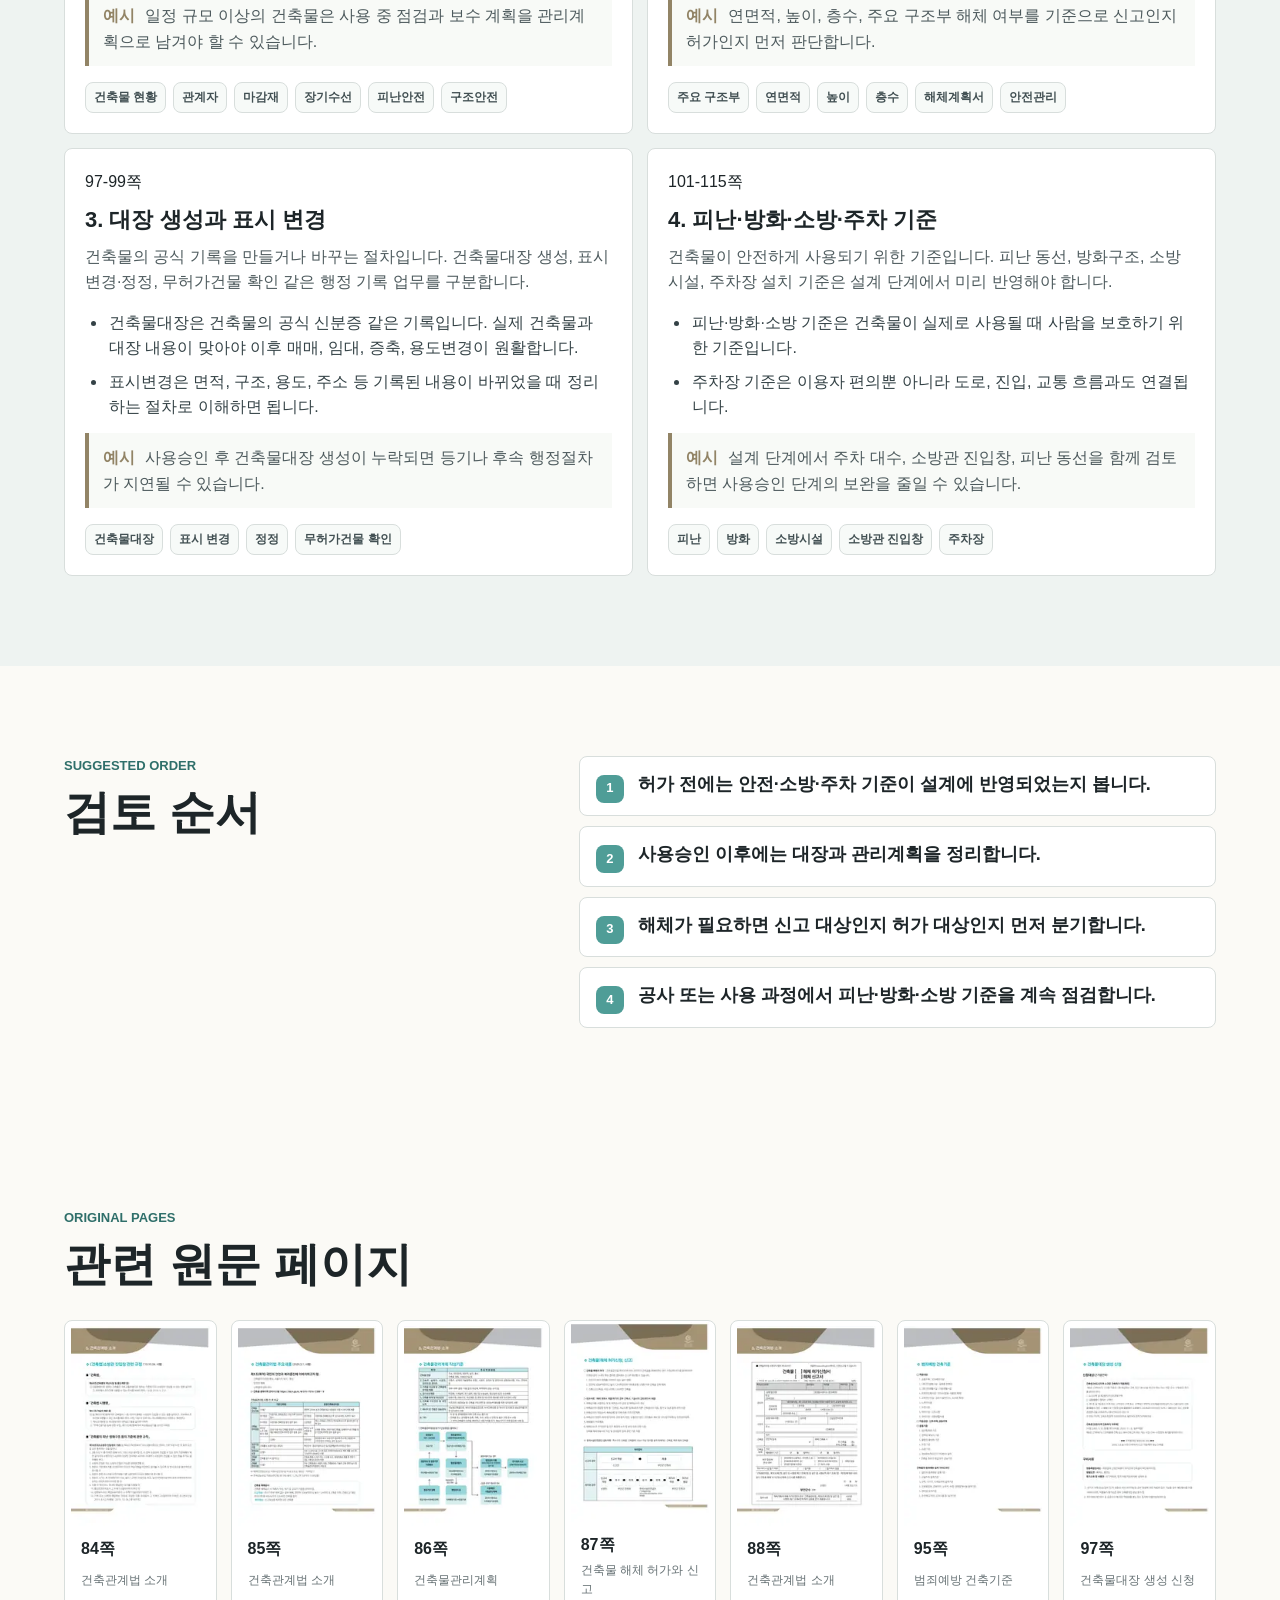
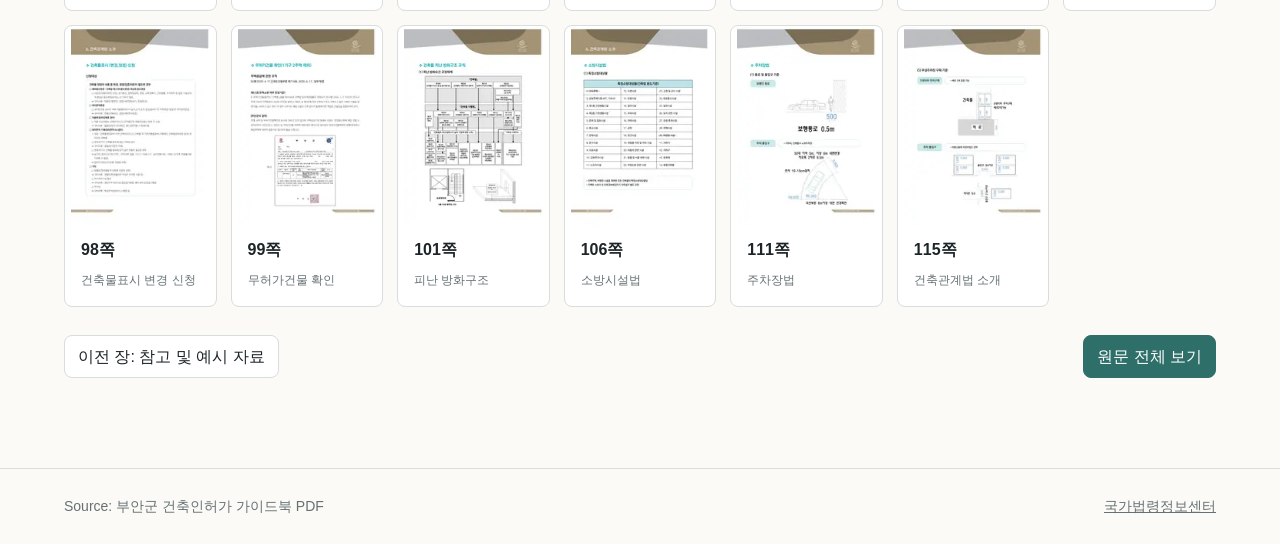
<file: outputs/buan-building-permit-web/chapters/06-law.html>
<!doctype html>
<html lang="ko">
  <head><meta charset="utf-8" /><meta name="viewport" content="width=device-width, initial-scale=1" /><title>건축관계법 소개 | 부안군 건축인허가 가이드북</title><link rel="stylesheet" href="../styles.css" /></head>
  <body data-root="../" data-chapter="law">
    <header class="site-header"><a class="brand" href="../index.html"><span class="brand-mark">B</span><span><strong>부안군 건축인허가 가이드북</strong><small>장별 설명</small></span></a><nav class="top-nav"><a href="../index.html#chapters">목차</a><a href="../index.html#reader">원문</a><a href="../buan-building-permit-guidebook.pdf" download>PDF</a></nav></header>
    <main class="chapter-page"><section class="chapter-hero"><div><p class="eyebrow" id="chapterNumber"></p><h1 id="chapterTitle"></h1><p id="chapterSummary"></p><span class="range-pill" id="chapterRange"></span></div><figure><img id="chapterCover" alt="" /></figure></section><nav class="chapter-nav" id="chapterNav" aria-label="장별 이동"></nav><section class="section compact"><div class="section-heading"><p class="eyebrow">How To Read</p><h2>이 장은 이런 때 먼저 봅니다</h2></div><ul class="read-list" id="readWhen"></ul></section><section class="section muted"><div class="section-heading"><p class="eyebrow">Plain Summary</p><h2>내용을 쉽게 풀어보면</h2></div><div class="explain-grid" id="sectionList"></div></section><section class="section split"><div class="section-heading"><p class="eyebrow">Suggested Order</p><h2>검토 순서</h2></div><div class="flow" id="chapterFlow"></div></section><section class="section"><div class="section-heading"><p class="eyebrow">Original Pages</p><h2>관련 원문 페이지</h2></div><div class="source-page-grid" id="sourcePages"></div><div class="pager" id="pager"></div></section></main>
    <aside class="page-modal" id="pageModal" aria-hidden="true"><div class="modal-bar"><button class="icon-button" id="modalClose" type="button" aria-label="닫기">×</button><strong id="modalTitle">원문 페이지</strong><div class="modal-controls"><button class="button small" id="modalPrev" type="button">이전</button><button class="button small" id="modalNext" type="button">다음</button></div></div><img id="modalImage" alt="" /></aside>
    <footer class="site-footer"><p>Source: 부안군 건축인허가 가이드북 PDF</p><p><a href="https://www.law.go.kr/" rel="noreferrer">국가법령정보센터</a></p></footer><script src="../site-data.js"></script><script src="../explain-extra.js"></script><script src="../chapter-page.js"></script>
  </body>
</html>
</file>
<file: outputs/buan-building-permit-web/styles.css>
:root {
  --ink: #1d2528;
  --muted: #667174;
  --paper: #fbfaf6;
  --surface: #ffffff;
  --line: #d8dedc;
  --teal: #4f9d97;
  --teal-dark: #2f6f6a;
  --olive: #858a3b;
  --blue: #5d789c;
  --mauve: #a36f7d;
  --taupe: #928466;
  --accent: #d99a4e;
  --shadow: 0 18px 45px rgba(34, 48, 52, 0.12);
}

* {
  box-sizing: border-box;
}

html {
  scroll-behavior: smooth;
}

body {
  margin: 0;
  background: var(--paper);
  color: var(--ink);
  font-family:
    "Pretendard",
    "Noto Sans KR",
    "Apple SD Gothic Neo",
    "Malgun Gothic",
    Arial,
    sans-serif;
  line-height: 1.58;
}

a {
  color: inherit;
}

button,
input {
  font: inherit;
}

.site-header {
  position: sticky;
  top: 0;
  z-index: 20;
  display: flex;
  min-height: 68px;
  align-items: center;
  justify-content: space-between;
  gap: 20px;
  border-bottom: 1px solid rgba(29, 37, 40, 0.1);
  background: rgba(251, 250, 246, 0.94);
  padding: 12px clamp(18px, 4vw, 56px);
  backdrop-filter: blur(12px);
}

.brand {
  display: inline-flex;
  align-items: center;
  gap: 12px;
  text-decoration: none;
}

.brand-mark {
  display: grid;
  width: 38px;
  height: 38px;
  place-items: center;
  border-radius: 8px;
  background: var(--teal-dark);
  color: white;
  font-weight: 800;
}

.brand strong,
.brand small {
  display: block;
}

.brand small {
  color: var(--muted);
  font-size: 12px;
}

.top-nav {
  display: flex;
  flex-wrap: wrap;
  justify-content: flex-end;
  gap: 8px;
}

.top-nav a,
.button {
  display: inline-flex;
  min-height: 38px;
  align-items: center;
  justify-content: center;
  border: 1px solid var(--line);
  border-radius: 8px;
  background: var(--surface);
  color: var(--ink);
  padding: 8px 13px;
  text-decoration: none;
  cursor: pointer;
}

.button.primary {
  border-color: var(--teal-dark);
  background: var(--teal-dark);
  color: white;
}

.button.small {
  min-height: 34px;
  padding: 6px 10px;
}

.hero {
  display: grid;
  grid-template-columns: minmax(0, 1.05fr) minmax(280px, 0.7fr);
  gap: clamp(26px, 6vw, 72px);
  align-items: center;
  min-height: calc(100vh - 68px);
  padding: clamp(42px, 8vw, 92px) clamp(18px, 5vw, 72px);
}

.hero-copy {
  max-width: 760px;
}

.eyebrow {
  margin: 0 0 10px;
  color: var(--teal-dark);
  font-size: 13px;
  font-weight: 800;
  letter-spacing: 0;
  text-transform: uppercase;
}

h1,
h2,
h3,
p {
  margin-top: 0;
}

h1 {
  margin-bottom: 24px;
  font-size: clamp(38px, 7vw, 72px);
  line-height: 1.08;
  letter-spacing: 0;
}

h2 {
  margin-bottom: 12px;
  font-size: clamp(28px, 4.2vw, 46px);
  line-height: 1.16;
  letter-spacing: 0;
}

h3 {
  margin-bottom: 10px;
  font-size: 21px;
  line-height: 1.25;
  letter-spacing: 0;
}

.hero-copy > p:not(.eyebrow) {
  max-width: 650px;
  color: #445154;
  font-size: 20px;
}

.hero-actions {
  display: flex;
  flex-wrap: wrap;
  gap: 10px;
  margin-top: 28px;
}

.hero-preview {
  margin: 0;
  justify-self: center;
}

.hero-preview img {
  display: block;
  width: min(100%, 390px);
  border: 1px solid rgba(29, 37, 40, 0.08);
  border-radius: 8px;
  box-shadow: var(--shadow);
}

.hero-preview figcaption {
  margin-top: 10px;
  color: var(--muted);
  font-size: 13px;
  text-align: center;
}

.notice {
  display: flex;
  gap: 14px;
  align-items: flex-start;
  margin: 0 clamp(18px, 5vw, 72px) 42px;
  border-left: 5px solid var(--accent);
  background: #fff8ee;
  padding: 18px 20px;
}

.notice strong {
  min-width: 92px;
}

.section {
  padding: clamp(48px, 8vw, 90px) clamp(18px, 5vw, 72px);
}

.section.muted {
  background: #eef3f1;
}

.section-heading {
  max-width: 820px;
  margin-bottom: 28px;
}

.split {
  display: grid;
  grid-template-columns: minmax(260px, 0.72fr) minmax(0, 1fr);
  gap: clamp(24px, 5vw, 56px);
  align-items: start;
}

.task-grid,
.insight-grid,
.chapter-list,
.page-grid {
  display: grid;
  gap: 14px;
}

.task-grid {
  grid-template-columns: repeat(4, minmax(0, 1fr));
}

.task-card,
.insight-card,
.chapter-card,
.page-card {
  border: 1px solid var(--line);
  border-radius: 8px;
  background: var(--surface);
}

.task-card {
  display: flex;
  min-height: 196px;
  flex-direction: column;
  justify-content: space-between;
  padding: 18px;
}

.task-card .tag,
.insight-card .tag,
.chapter-card .tag {
  display: inline-block;
  width: fit-content;
  border-radius: 8px;
  background: #eef6f4;
  color: var(--teal-dark);
  font-size: 12px;
  font-weight: 800;
  padding: 4px 8px;
}

.task-card p,
.insight-card p,
.chapter-card p {
  color: var(--muted);
  font-size: 15px;
}

.task-card a,
.chapter-card a,
.insight-card a {
  color: var(--teal-dark);
  font-weight: 800;
  text-decoration: none;
}

.flow {
  display: grid;
  gap: 10px;
}

.flow-step {
  position: relative;
  border: 1px solid var(--line);
  border-radius: 8px;
  background: var(--surface);
  padding: 16px 16px 16px 58px;
}

.flow-step::before {
  content: attr(data-step);
  position: absolute;
  left: 16px;
  top: 18px;
  display: grid;
  width: 28px;
  height: 28px;
  place-items: center;
  border-radius: 8px;
  background: var(--teal);
  color: white;
  font-size: 13px;
  font-weight: 800;
}

.flow-step h3 {
  margin-bottom: 4px;
  font-size: 18px;
}

.flow-step p {
  margin-bottom: 0;
  color: var(--muted);
  font-size: 15px;
}

.insight-grid {
  grid-template-columns: repeat(3, minmax(0, 1fr));
}

.insight-card {
  padding: 18px;
}

.chapter-list {
  grid-template-columns: repeat(2, minmax(0, 1fr));
}

.chapter-list-large {
  grid-template-columns: repeat(3, minmax(0, 1fr));
}

.chapter-card {
  padding: 18px;
  border-top-width: 6px;
}

.chapter-card ul {
  margin: 14px 0 0;
  padding-left: 20px;
  color: #435053;
}

.chapter-entry {
  min-height: 310px;
  display: flex;
  flex-direction: column;
  justify-content: space-between;
}

.mini-list {
  display: flex;
  flex-wrap: wrap;
  gap: 6px;
  margin: 14px 0 18px;
}

.mini-list span,
.check-list span {
  display: inline-flex;
  align-items: center;
  border: 1px solid var(--line);
  border-radius: 8px;
  background: #f7faf8;
  color: #425053;
  font-size: 12px;
  font-weight: 700;
  padding: 5px 8px;
}

.text-link,
.card-actions a {
  color: var(--teal-dark);
  font-weight: 800;
  text-decoration: none;
}

.card-actions {
  display: flex;
  flex-wrap: wrap;
  gap: 12px;
  margin-top: 14px;
}

.reader-heading {
  display: flex;
  max-width: none;
  align-items: end;
  justify-content: space-between;
  gap: 18px;
}

.search {
  display: grid;
  width: min(100%, 360px);
  gap: 6px;
  color: var(--muted);
  font-size: 13px;
  font-weight: 800;
}

.search input {
  width: 100%;
  border: 1px solid var(--line);
  border-radius: 8px;
  background: var(--surface);
  padding: 12px 13px;
}

.search-section {
  background: #edf5f2;
}

.global-search {
  display: grid;
  max-width: 760px;
  gap: 8px;
  color: var(--muted);
  font-size: 13px;
  font-weight: 800;
}

.global-search input {
  width: 100%;
  border: 2px solid var(--teal-dark);
  border-radius: 8px;
  background: var(--surface);
  color: var(--ink);
  font-size: 20px;
  padding: 16px 18px;
}

.search-results {
  display: grid;
  grid-template-columns: repeat(3, minmax(0, 1fr));
  gap: 14px;
  margin-top: 18px;
}

.search-result-card,
.empty-search {
  border: 1px solid var(--line);
  border-radius: 8px;
  background: var(--surface);
  padding: 18px;
}

.search-result-card h3 {
  font-size: 19px;
}

.search-result-card p,
.empty-search span {
  color: var(--muted);
  font-size: 15px;
}

.empty-search {
  grid-column: 1 / -1;
  display: grid;
  gap: 6px;
}

.reader-tools {
  display: flex;
  flex-wrap: wrap;
  gap: 8px;
  margin-bottom: 18px;
}

.filter-button {
  border: 1px solid var(--line);
  border-radius: 8px;
  background: var(--surface);
  color: var(--ink);
  padding: 9px 12px;
  cursor: pointer;
}

.filter-button.is-active {
  border-color: var(--teal-dark);
  background: var(--teal-dark);
  color: white;
}

.page-grid {
  grid-template-columns: repeat(auto-fill, minmax(138px, 1fr));
}

.page-card {
  overflow: hidden;
  cursor: pointer;
}

.page-card img {
  display: block;
  width: 100%;
  background: #f4f5f2;
}

.page-meta {
  min-height: 86px;
  padding: 10px;
}

.page-meta strong {
  display: block;
  font-size: 14px;
  line-height: 1.3;
}

.page-meta span {
  display: block;
  margin-top: 5px;
  color: var(--muted);
  font-size: 12px;
}

.page-modal {
  position: fixed;
  inset: 0;
  z-index: 50;
  display: none;
  grid-template-rows: auto minmax(0, 1fr);
  background: rgba(20, 28, 30, 0.92);
}

.page-modal.is-open {
  display: grid;
}

.modal-bar {
  display: flex;
  align-items: center;
  justify-content: space-between;
  gap: 12px;
  background: #172123;
  color: white;
  padding: 10px clamp(12px, 3vw, 28px);
}

.modal-controls {
  display: flex;
  gap: 8px;
}

.icon-button {
  display: grid;
  width: 38px;
  height: 38px;
  place-items: center;
  border: 1px solid rgba(255, 255, 255, 0.24);
  border-radius: 8px;
  background: transparent;
  color: white;
  cursor: pointer;
  font-size: 28px;
  line-height: 1;
}

.page-modal img {
  align-self: start;
  justify-self: center;
  max-width: min(100vw, 1040px);
  width: 100%;
  max-height: calc(100vh - 62px);
  object-fit: contain;
  padding: 18px;
}

.site-footer {
  display: flex;
  flex-wrap: wrap;
  justify-content: space-between;
  gap: 12px;
  border-top: 1px solid var(--line);
  padding: 26px clamp(18px, 5vw, 72px);
  color: var(--muted);
  font-size: 14px;
}

.site-footer p {
  margin: 0;
}

.chapter-page {
  background: var(--paper);
}

.chapter-hero {
  display: grid;
  grid-template-columns: minmax(0, 1fr) minmax(240px, 340px);
  gap: clamp(24px, 6vw, 72px);
  align-items: center;
  padding: clamp(46px, 8vw, 90px) clamp(18px, 5vw, 72px);
  border-bottom: 1px solid var(--line);
  background:
    linear-gradient(110deg, rgba(255, 255, 255, 0.65), rgba(255, 255, 255, 0)),
    color-mix(in srgb, var(--chapter-color, var(--teal)) 18%, var(--paper));
}

.chapter-hero h1 {
  max-width: 820px;
  font-size: clamp(40px, 6vw, 66px);
}

.chapter-hero p:not(.eyebrow) {
  max-width: 780px;
  color: #425053;
  font-size: 20px;
}

.chapter-hero figure {
  margin: 0;
}

.chapter-hero img {
  display: block;
  width: min(100%, 330px);
  border: 1px solid rgba(29, 37, 40, 0.1);
  border-radius: 8px;
  box-shadow: var(--shadow);
}

.range-pill {
  display: inline-flex;
  align-items: center;
  border-radius: 8px;
  background: var(--chapter-color, var(--teal));
  color: white;
  font-weight: 800;
  padding: 8px 12px;
}

.chapter-nav {
  display: flex;
  flex-wrap: wrap;
  gap: 8px;
  border-bottom: 1px solid var(--line);
  background: var(--surface);
  padding: 14px clamp(18px, 5vw, 72px);
}

.chapter-nav a {
  border: 1px solid var(--line);
  border-radius: 8px;
  color: #425053;
  padding: 8px 10px;
  text-decoration: none;
}

.chapter-nav a.is-current {
  border-color: var(--chapter-color, var(--teal));
  background: var(--chapter-color, var(--teal));
  color: white;
  font-weight: 800;
}

.section.compact {
  padding-top: 44px;
  padding-bottom: 44px;
}

.read-list {
  display: grid;
  grid-template-columns: repeat(3, minmax(0, 1fr));
  gap: 12px;
  margin: 0;
  padding: 0;
  list-style: none;
}

.read-list li {
  border: 1px solid var(--line);
  border-radius: 8px;
  background: var(--surface);
  padding: 18px;
  color: #425053;
  font-size: 17px;
}

.explain-grid {
  display: grid;
  grid-template-columns: repeat(2, minmax(0, 1fr));
  gap: 14px;
}

.explain-card {
  border: 1px solid var(--line);
  border-radius: 8px;
  background: var(--surface);
  padding: 20px;
}

.explain-card h3 {
  margin-top: 12px;
  font-size: 22px;
}

.explain-card p {
  color: #4d5a5d;
}

.detail-list {
  display: grid;
  gap: 8px;
  margin: 14px 0;
  padding-left: 22px;
  color: #344246;
}

.detail-list li {
  padding-left: 2px;
}

.example-note {
  border-left: 4px solid var(--chapter-color, var(--teal));
  background: #f8faf7;
  padding: 12px 14px;
}

.example-note strong {
  color: var(--chapter-color, var(--teal));
  margin-right: 6px;
}

.check-list {
  display: flex;
  flex-wrap: wrap;
  gap: 7px;
  margin-top: 14px;
}

.source-page-grid {
  display: grid;
  grid-template-columns: repeat(auto-fill, minmax(150px, 1fr));
  gap: 14px;
}

.source-page-card {
  overflow: hidden;
  border: 1px solid var(--line);
  border-radius: 8px;
  background: var(--surface);
  color: var(--ink);
  cursor: pointer;
  text-align: left;
}

.source-page-card img {
  display: block;
  width: 100%;
  background: #f4f5f2;
}

.source-page-card span {
  display: grid;
  gap: 4px;
  min-height: 78px;
  padding: 10px;
}

.source-page-card small {
  color: var(--muted);
  font-size: 12px;
}

.pager {
  display: flex;
  flex-wrap: wrap;
  justify-content: space-between;
  gap: 12px;
  margin-top: 28px;
}

@media (max-width: 1020px) {
  .hero,
  .split,
  .chapter-hero {
    grid-template-columns: 1fr;
  }

  .hero {
    min-height: auto;
  }

  .task-grid,
  .insight-grid,
  .chapter-list-large,
  .search-results,
  .read-list,
  .explain-grid {
    grid-template-columns: repeat(2, minmax(0, 1fr));
  }
}

@media (max-width: 720px) {
  .site-header {
    position: static;
    align-items: flex-start;
    flex-direction: column;
  }

  .top-nav {
    justify-content: flex-start;
  }

  h1 {
    font-size: 40px;
  }

  .notice,
  .reader-heading {
    flex-direction: column;
    align-items: stretch;
  }

  .task-grid,
  .insight-grid,
  .chapter-list,
  .chapter-list-large,
  .search-results,
  .read-list,
  .explain-grid {
    grid-template-columns: 1fr;
  }

  .page-grid {
    grid-template-columns: repeat(2, minmax(0, 1fr));
  }
}
</file>
